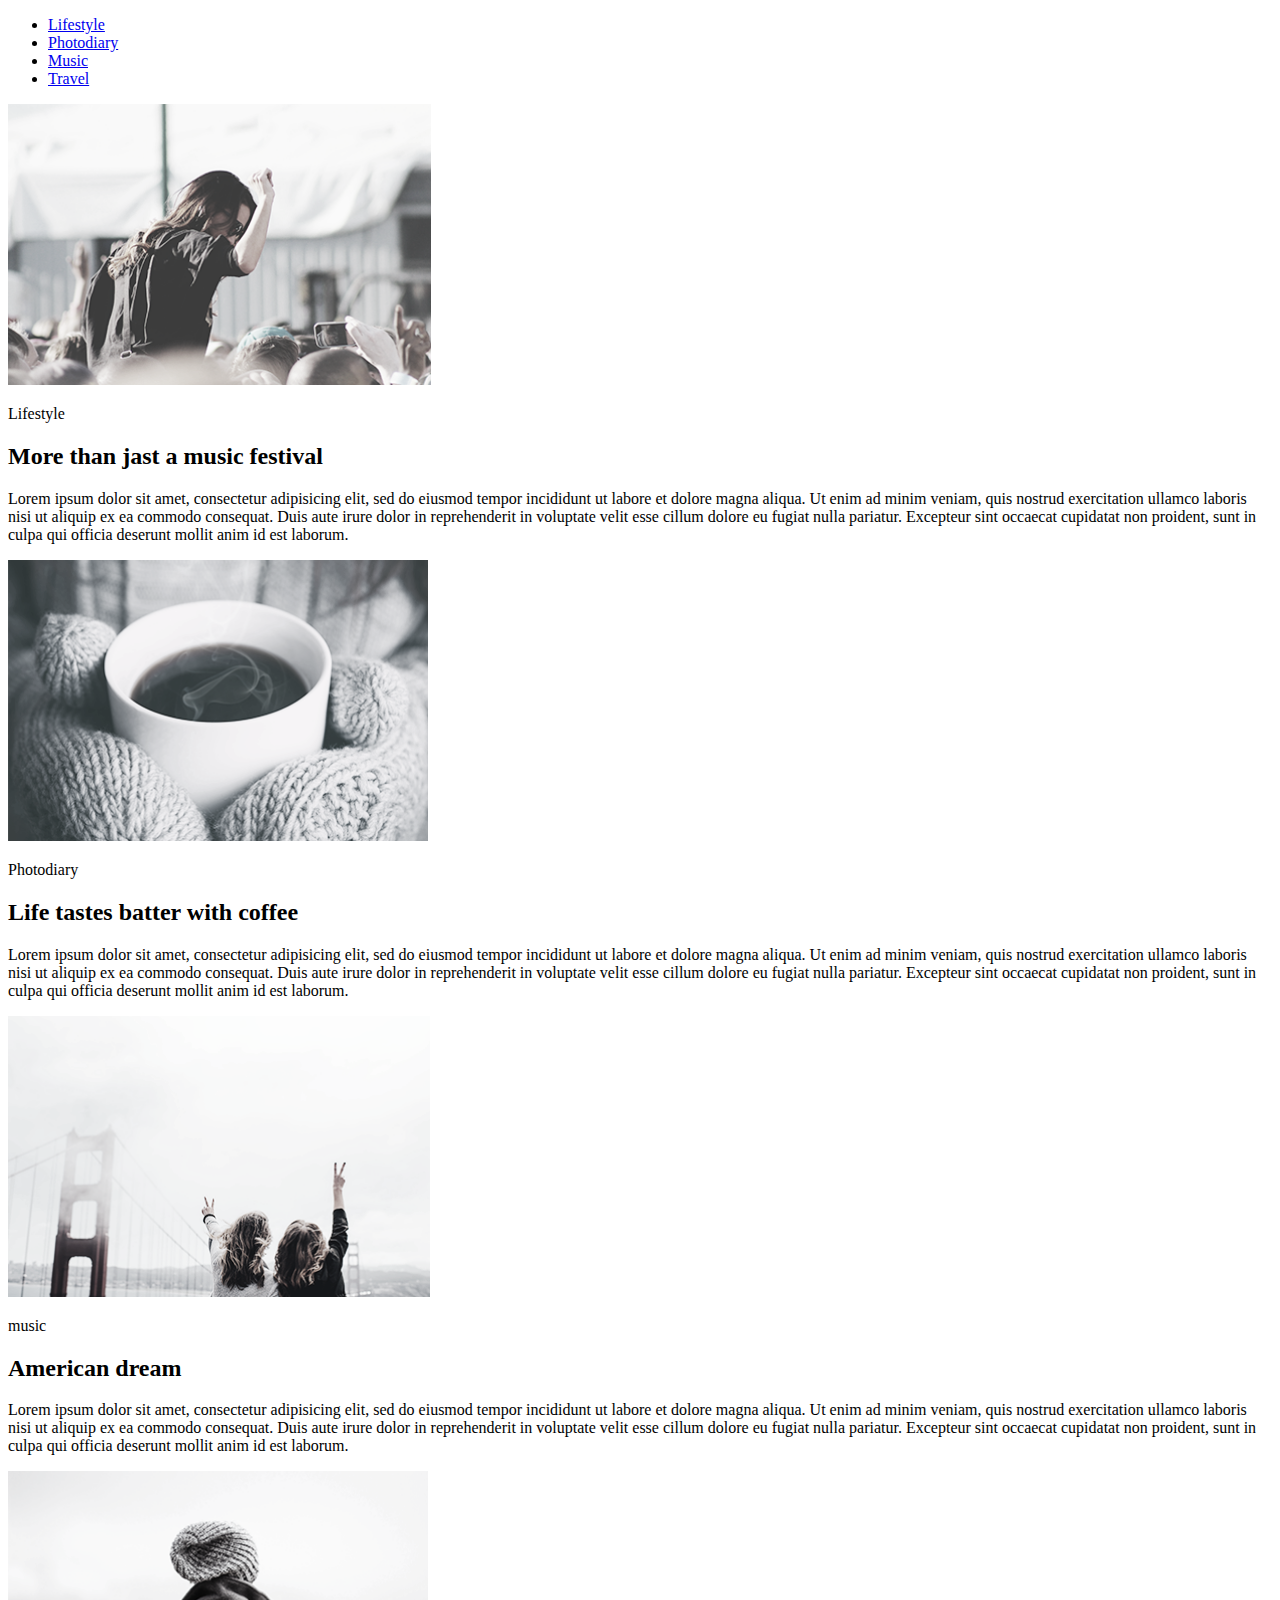
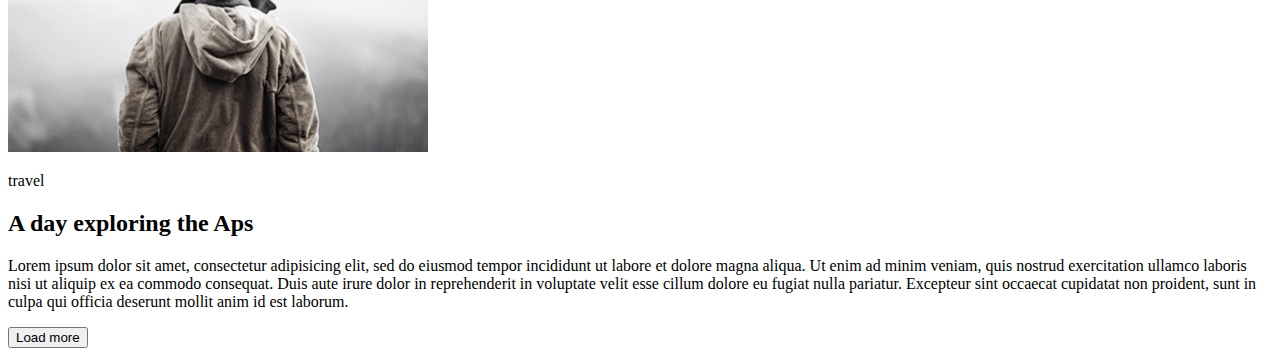
<file: module_1/index.html>
<!DOCTYPE html>
<html lang="en">
<head>
	<meta charset="UTF-8">
	<title>ДЗ</title>
</head>
<body>
	<header>
		<nav>
	<ul>
		<li>
			<a href="#lifestyle">Lifestyle</a>
		</li>
		<li>
			<a href="#photodiary">Photodiary</a>
		</li>
		<li>
			<a href="#music">Music</a>
		</li>
		<li>
			<a href="#travel">Travel</a>
		</li>
	</ul>
	</nav>
	</header>
	   <main>
	   	<section>
	   		<article>
	<img src="images/image1.png" alt="lifestyle" with="421" height="281">
	<p id="lifestyle">Lifestyle</p>
	<h2>More than jast a music festival</h2>
	<p>Lorem ipsum dolor sit amet, consectetur adipisicing elit, sed do eiusmod
	tempor incididunt ut labore et dolore magna aliqua. Ut enim ad minim veniam,
	quis nostrud exercitation ullamco laboris nisi ut aliquip ex ea commodo
	consequat. Duis aute irure dolor in reprehenderit in voluptate velit esse
	cillum dolore eu fugiat nulla pariatur. Excepteur sint occaecat cupidatat non
	proident, sunt in culpa qui officia deserunt mollit anim id est laborum.</p>
     </article>
      <article>
	<img src="images/image2.png"alt="photodiary" with="421" height="281">
	<p id="photodiary">Photodiary</p>
	<h2>Life tastes batter with coffee</h2>
	<p>Lorem ipsum dolor sit amet, consectetur adipisicing elit, sed do eiusmod
	tempor incididunt ut labore et dolore magna aliqua. Ut enim ad minim veniam,
	quis nostrud exercitation ullamco laboris nisi ut aliquip ex ea commodo
	consequat. Duis aute irure dolor in reprehenderit in voluptate velit esse
	cillum dolore eu fugiat nulla pariatur. Excepteur sint occaecat cupidatat non
	proident, sunt in culpa qui officia deserunt mollit anim id est laborum.</p>
	</article>
	<article>
		<img src="images/image3.png"alt="misic" with="421" height="281">
	<p id="music">music</p>
	<h2>American dream</h2>
	<p>Lorem ipsum dolor sit amet, consectetur adipisicing elit, sed do eiusmod
	tempor incididunt ut labore et dolore magna aliqua. Ut enim ad minim veniam,
	quis nostrud exercitation ullamco laboris nisi ut aliquip ex ea commodo
	consequat. Duis aute irure dolor in reprehenderit in voluptate velit esse
	cillum dolore eu fugiat nulla pariatur. Excepteur sint occaecat cupidatat non
	proident, sunt in culpa qui officia deserunt mollit anim id est laborum.</p>
	</article>
	<article>
		<img src="images/image4.png"alt="travel" with="421" height="281">
	<p id="travel">travel</p>
	<h2>A day exploring the Aps</h2>
	<p>Lorem ipsum dolor sit amet, consectetur adipisicing elit, sed do eiusmod
	tempor incididunt ut labore et dolore magna aliqua. Ut enim ad minim veniam,
	quis nostrud exercitation ullamco laboris nisi ut aliquip ex ea commodo
	consequat. Duis aute irure dolor in reprehenderit in voluptate velit esse
	cillum dolore eu fugiat nulla pariatur. Excepteur sint occaecat cupidatat non
	proident, sunt in culpa qui officia deserunt mollit anim id est laborum.</p>
</article>
<button>
	Load more </button>
	</section>
	</main>
</body>
</html>
</file>
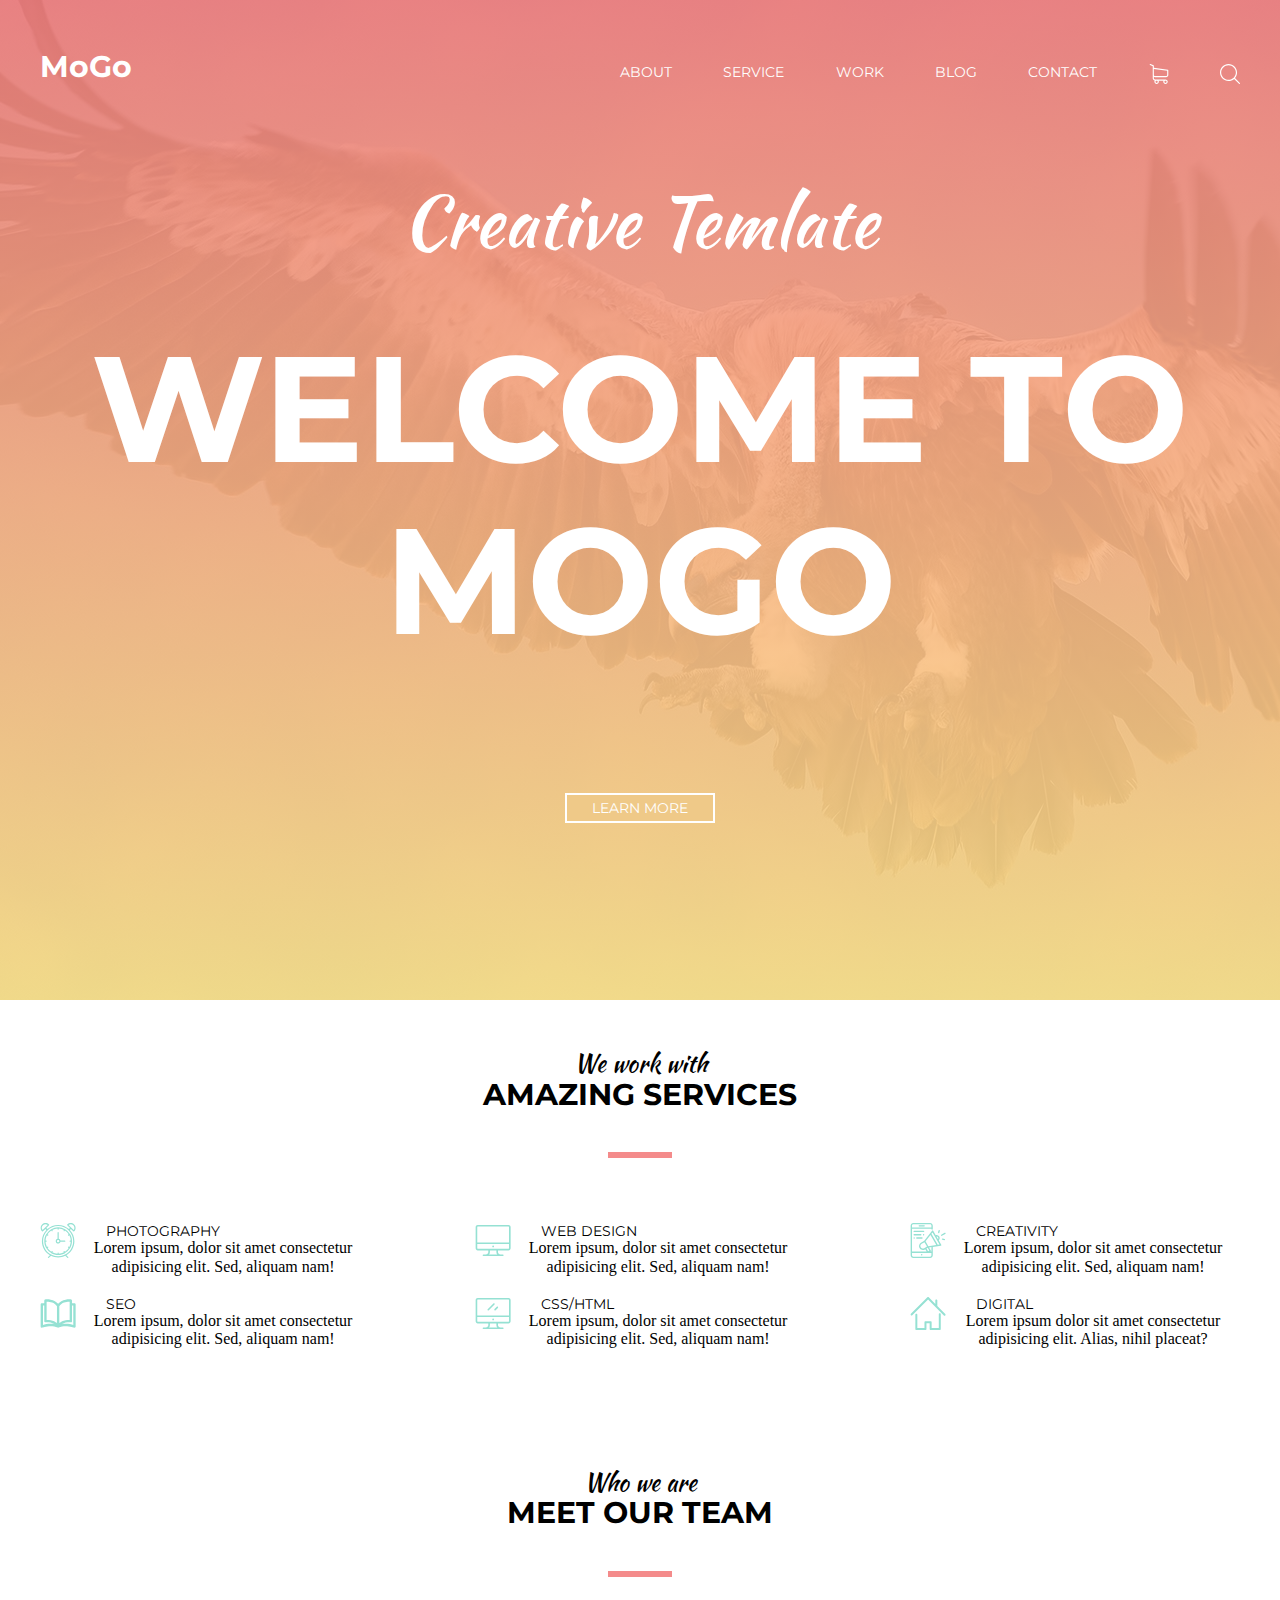
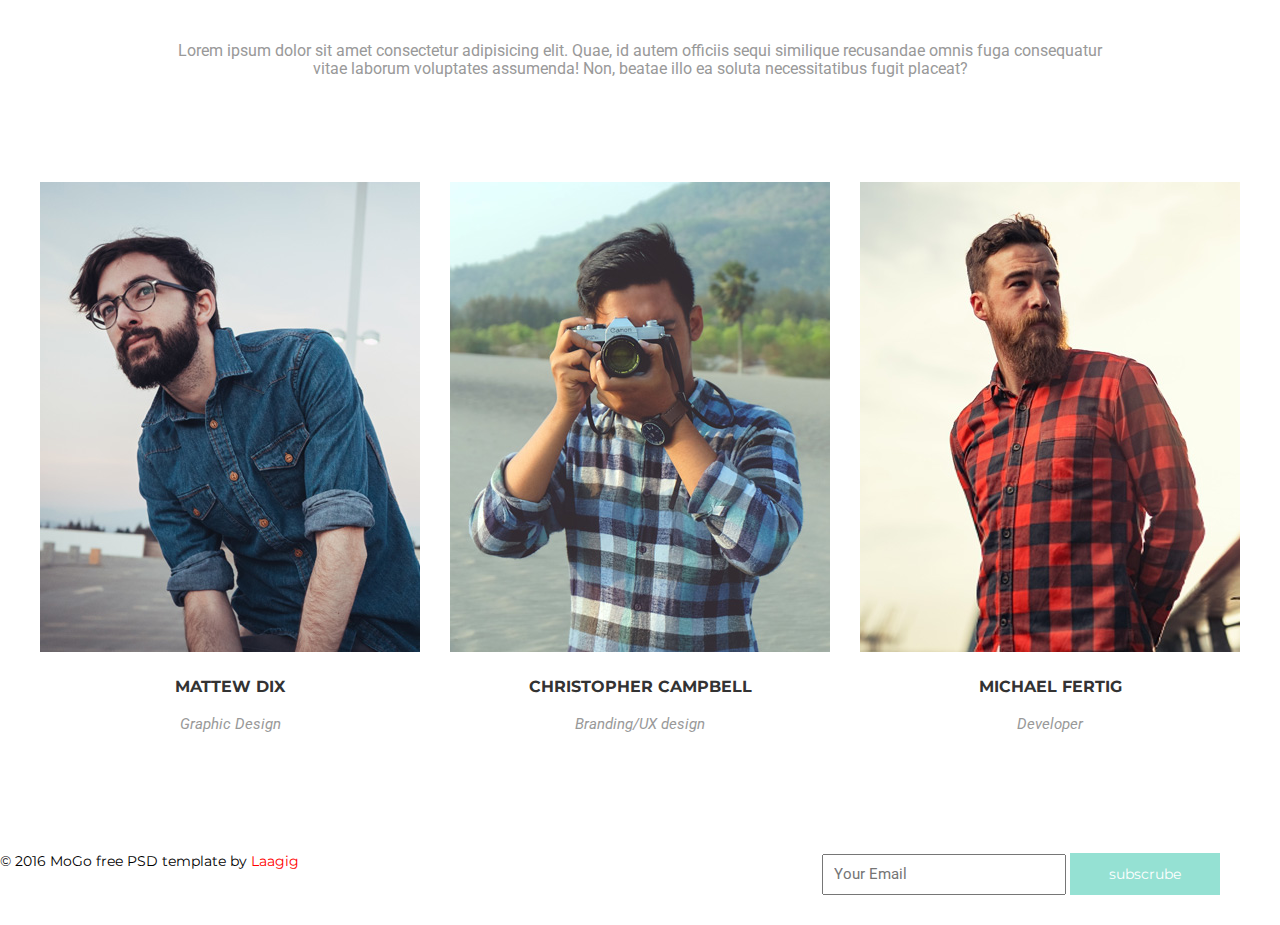
<file: module_10/index.html>
<!DOCTYPE html>
<html lang="en">

<head>
    <meta charset="UTF-8">
    <meta name="viewport" content="width=device-width, initial-scale=1.0">
    <meta http-equiv="X-UA-Compatible" content="ie=edge">
    <link rel="stylesheet" href="style.css">
    <link rel="stylesheet" href="normalize.css">
    <title>Modul 10</title>
</head>

<body>
    <header class="header container">
        <h1 class="logo">MoGo</h1>
        <nav class="menu">
            <ul class="menu_nav">
                <li class="menu_item"> <a class="menu_link" href="#">ABOUT</a></li>
                <li class="menu_item"> <a class="menu_link" href="#">SERVICE</a></li>
                <li class="menu_item"> <a class="menu_link" href="#">WORK</a></li>
                <li class="menu_item"> <a class="menu_link" href="#">BLOG</a></li>
                <li class="menu_item"> <a class="menu_link" href="#">CONTACT</a></li>
                <li class="menu_icon">
                    <a href="#">
                        <svg class="icon">
                            <use xlink:href="./images/sprite.svg#shopping-cart"></use>
                        </svg>
                    </a>
                </li>
                <li  class="menu_icon">
                    <a href="#">
                        <svg class="icon">
                            <use xlink:href="./images/sprite.svg#magnifying-glass"></use>
                        </svg>
                    </a>
                </li>
            </ul>
        </nav>
    </header>
    <main class="main_content">
        <section class="backgraunt">
            <p class=header_title>Creative Temlate</p>
            <p class=header_subtitle>WELCOME TO MOGO</p>
            <button class=header_button>LEARN MORE</button>
        </section>
        <section class="services container">
            <div class="section_titles">
                <p class="section_title">We work with</p>
                <h2 class="section_subtitle">AMAZING SERVICES</h2>
            </div>
            <ul class="services_list">
                <li class="services_item">
                    <svg>
                        <use href="./images/sprite.svg#alarm-clock"></use>
                    </svg>
                    <div class="services_block">
                        <p class="services_title">PHOTOGRAPHY</p>
                        <p class="box-2">Lorem ipsum, dolor sit amet consectetur adipisicing elit. Sed, aliquam nam!</p>
                    </div>
                </li>
                <li class="services_item">
                    <svg>
                        <use href="./images/sprite.svg#monitor"></use>
                    </svg>
                    <div class="services_block">
                        <p class="services_title">WEB DESIGN</p>
                        <p>Lorem ipsum, dolor sit amet consectetur adipisicing elit. Sed, aliquam nam!</p>
                    </div>
                </li>
                <li class="services_item">
                    <svg>
                        <use href="./images/sprite.svg#ascendant-bars-graphic"></use>
                    </svg>
                    <div class="services_block">
                        <p class="services_title">CREATIVITY</p>
                        <p>Lorem ipsum, dolor sit amet consectetur adipisicing elit. Sed, aliquam nam!</p>
                    </div>
                </li>
                <li class="services_item">
                    <svg>
                        <use href="./images/sprite.svg#open-book"></use>
                    </svg>
                    <div class="services_block">
                        <p class="services_title">SEO</p>
                        <p>Lorem ipsum, dolor sit amet consectetur adipisicing elit. Sed, aliquam nam!</p>
                    </div>
                </li>
                <li class="services_item">
                    <svg>
                        <use href="./images/sprite.svg#house-outline"></use>
                    </svg>
                    <div class="services_block">
                        <p class="services_title">CSS/HTML</p>
                        <p>Lorem ipsum, dolor sit amet consectetur adipisicing elit. Sed, aliquam nam!</p>
                    </div>
                </li>
                <li class="services_item">
                    <svg>
                        <use href="./images/sprite.svg#digital-marketing"></use>
                    </svg>
                    <div class="services_block">
                        <p class="services_title">DIGITAL</p>
                        <p>Lorem ipsum dolor sit amet consectetur adipisicing elit. Alias, nihil placeat?</p>
                    </div>
                </li>
            </ul>

        </section>
        <section class="team">
            <div class="section_titles">
                <p class="section_title">Who we are</p>
                <h2 class="section_subtitle">MEET OUR TEAM</h2>

            </div>
            <p class="text">Lorem ipsum dolor sit amet consectetur adipisicing elit. Quae, id autem officiis sequi
                similique recusandae omnis fuga consequatur vitae laborum voluptates assumenda! Non, beatae illo ea
                soluta necessitatibus fugit placeat?</p>
            <ul class="images container">
                <li class="images_item">
                    <div>
                        <div class="innerBox">
                            <img class="" src="images/Layer_1.jpg" alt="" width="380" height="470">
                            <div class="boxIcon">
                                <div class="icon">
                                    <div class="button">
                                        <a class="facebook box-icon" href="#"> <img src="images/facebook_1.png"
                                                alt=""></a>
                                        <a class="pinterest box-icon" href="#"> <img src="images/pinterest_3.png"
                                                alt=""></a>
                                        <a class="instagram box-icon" href="#"> <img src="images/instagram_4.png"
                                                alt=""></a>
                                        <a class="pinterest box-icon" href="#"> <img src="images/pinterest_3.png"
                                                alt=""></a>
                                    </div>
                                </div>
                            </div>

                        </div>
                    </div>
                    <div class="image_discr">
                        <h3>MATTEW DIX</h3>
                        <p>Graphic Design</p>
                    </div>
                    </div>
                </li>
                <li class="images_item">
                    <div>
                        <div class="innerBox">
                            <img class="" src="images/Layer_2.jpg" alt="" width="380" height="470">
                            <div class="boxIcon">
                                <div class="icon">
                                    <div class="button">
                                        <a class="facebook box-icon" href="#"> <img src="images/facebook_1.png"
                                                alt=""></a>
                                        <a class="pinterest box-icon" href="#"> <img src="images/pinterest_3.png"
                                                alt=""></a>
                                        <a class="instagram box-icon" href="#"> <img src="images/instagram_4.png"
                                                alt=""></a>
                                        <a class="pinterest box-icon" href="#"> <img src="images/pinterest_3.png"
                                                alt=""></a>
                                    </div>
                                </div>
                            </div>
                        </div>
                    </div>
                    <div class="image_discr">
                        <h3>CHRISTOPHER CAMPBELL</h3>
                        <p>Branding/UX design</p>
                    </div>
                </li>
                <li class="images_item">
                    <div>
                        <div class="innerBox">
                            <img class="" src="images/Layer_3.jpg" alt="" width="380" height="470">
                            <div class="boxIcon">
                                <div class="icon">
                                    <div class="button">
                                        <a class="facebook box-icon" href="#"> <img src="images/facebook_1.png"
                                                alt=""></a>
                                        <a class="pinterest box-icon" href="#"> <img src="images/pinterest_3.png"
                                                alt=""></a>
                                        <a class="instagram box-icon" href="#"> <img src="images/instagram_4.png"
                                                alt=""></a>
                                        <a class="pinterest box-icon" href="#"> <img src="images/pinterest_3.png"
                                                alt=""></a>
                                    </div>
                                </div>
                            </div>
                        </div>
                    </div>
                    <div class="image_discr">
                        <h3>MICHAEL FERTIG</h3>
                        <p>Developer</p>
                    </div>
                </li>
            </ul>
        </section>

    </main>
    <footer class=page_futter>
        <p class=>&copy; 2016 MoGo free PSD template by
            <span>Laagig
            </span>
        </p>
        <div class="button-1">
            <input class="input" type="text" placeholder="Your Email" />
            <button class="email">subscrube</button>
        </div>

    </footer>


</body>

</html>
</file>
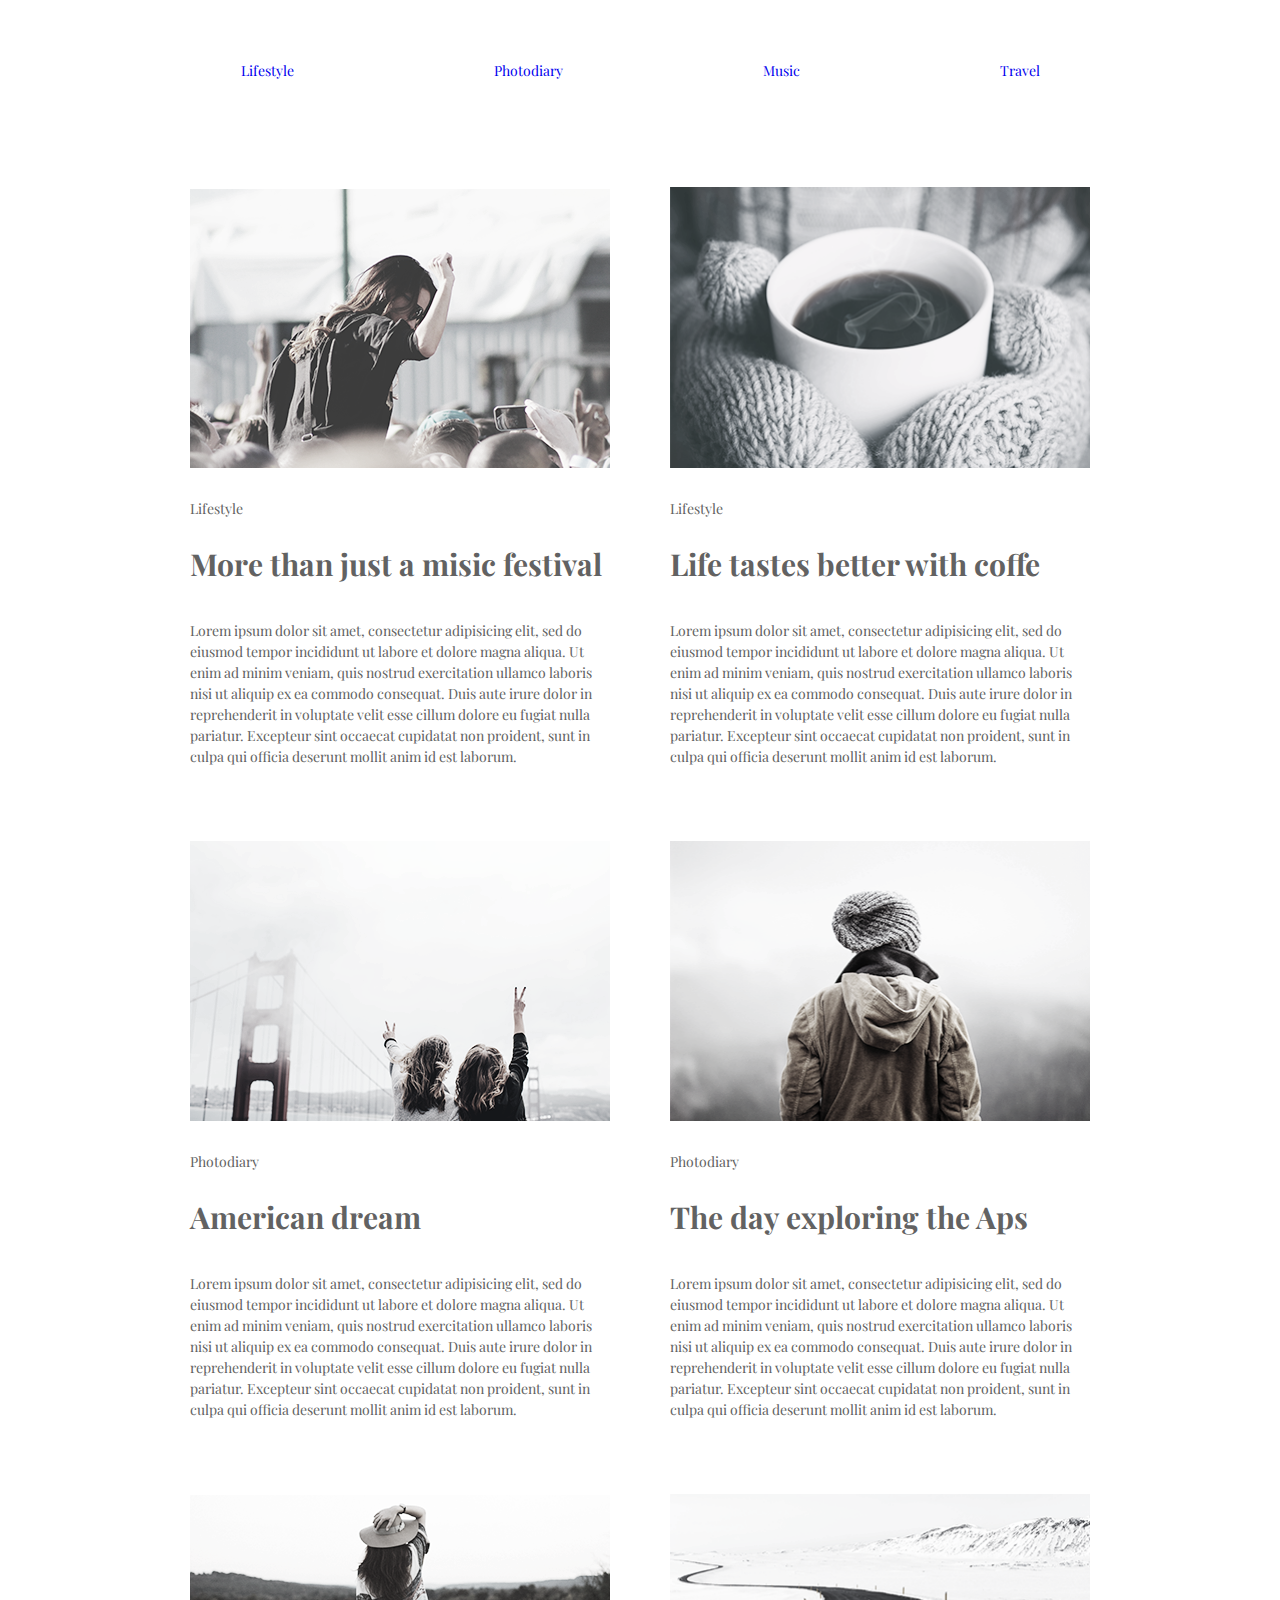
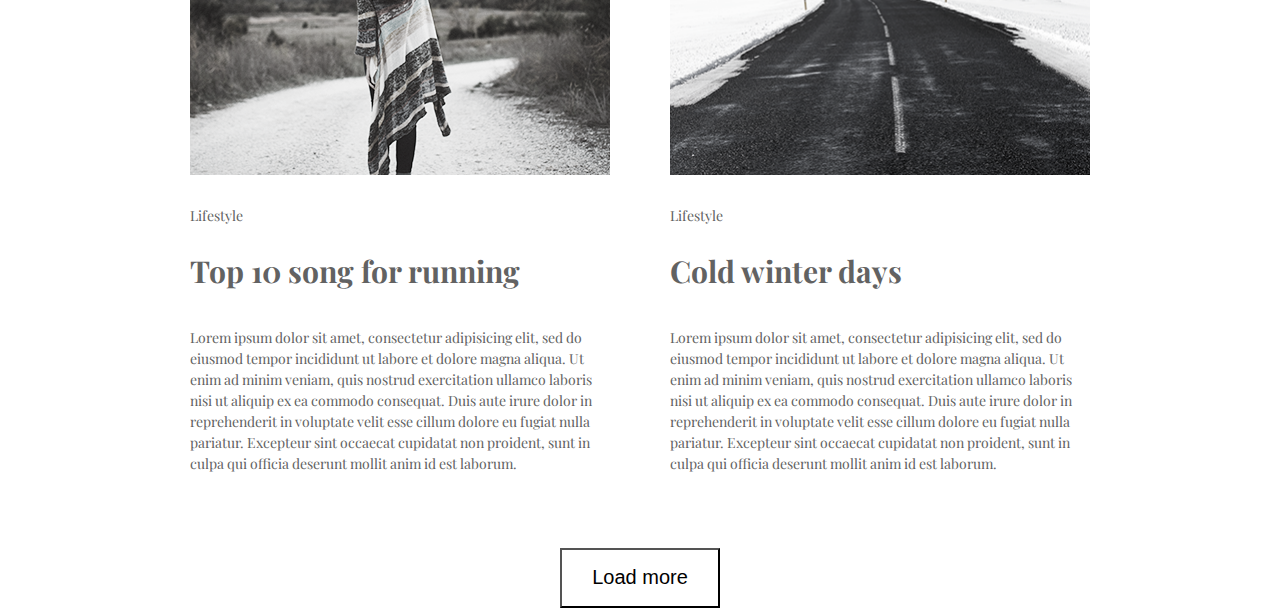
<file: module_3/index.html>
<!DOCTYPE html>
<html lang="en">
<head>
	<meta charset="UTF-8">
	<title>Document</title>
	<link href="https://fonts.googleapis.com/css?family=Playfair+Display|Ubuntu:300" rel="stylesheet">
	<link rel="stylesheet" type="text/css" href="./style/style.css">
</head>
<body>
	<div class="wrapper">
<header class="header">
	<nav class="main_menu">
	<ul class="list">
		<li class="list_item">
			<a href="#lifestyle"class="list_link">Lifestyle</a>
		</li>
		<li class="list_item">
			<a href="#photodiary"class="list_link">Photodiary</a>
		</li>
		<li class="list_item">
			<a href="#music"class="list_link">Music</a>
		</li>
		<li class="list_item">
			<a href="#travel"class="list_link">Travel</a>
		</li>
	</ul>
	</nav>
	</header>
</div>
<div class="wrapper">
			<main>
				<section class="content_menu">
			<article class="content">
				<img src="images/image1.png" width="420" height="279" class="img_content">
				<p class="menu_item">Lifestyle</p>
				<h2 class="title">More than just a misic festival</h2>
				<p class="description">Lorem ipsum dolor sit amet, consectetur adipisicing elit, sed do eiusmod
				tempor incididunt ut labore et dolore magna aliqua. Ut enim ad minim veniam,
				quis nostrud exercitation ullamco laboris nisi ut aliquip ex ea commodo
				consequat. Duis aute irure dolor in reprehenderit in voluptate velit esse
				cillum dolore eu fugiat nulla pariatur. Excepteur sint occaecat cupidatat non
				proident, sunt in culpa qui officia deserunt mollit anim id est laborum.</p>
			</article>
			<article class="content">
				<img src="images/image2.png" width="420" height="279" class="img_content">
				<p class="menu_item">Lifestyle</p>
				<h2 class="title">Life tastes better with coffe</h2>
				<p class="description">Lorem ipsum dolor sit amet, consectetur adipisicing elit, sed do eiusmod
				tempor incididunt ut labore et dolore magna aliqua. Ut enim ad minim veniam,
				quis nostrud exercitation ullamco laboris nisi ut aliquip ex ea commodo
				consequat. Duis aute irure dolor in reprehenderit in voluptate velit esse
				cillum dolore eu fugiat nulla pariatur. Excepteur sint occaecat cupidatat non
				proident, sunt in culpa qui officia deserunt mollit anim id est laborum.</p>
			</article>
			<article class="content">
				<img src="images/image3.png" width="420" height="279" class="img_content">
				<p class="menu_item">Photodiary</p>
				<h2 class="title">American dream</h2>
				<p class="description">Lorem ipsum dolor sit amet, consectetur adipisicing elit, sed do eiusmod
				tempor incididunt ut labore et dolore magna aliqua. Ut enim ad minim veniam,
				quis nostrud exercitation ullamco laboris nisi ut aliquip ex ea commodo
				consequat. Duis aute irure dolor in reprehenderit in voluptate velit esse
				cillum dolore eu fugiat nulla pariatur. Excepteur sint occaecat cupidatat non
				proident, sunt in culpa qui officia deserunt mollit anim id est laborum.</p>
			</article>
			<article class="content">
				<img src="images/image4.png" width="420" height="279" class="img_content">
				<p class="menu_item">Photodiary</p>
				<h2 class="title">The day exploring the Aps</h2>
				<p class="description">Lorem ipsum dolor sit amet, consectetur adipisicing elit, sed do eiusmod
				tempor incididunt ut labore et dolore magna aliqua. Ut enim ad minim veniam,
				quis nostrud exercitation ullamco laboris nisi ut aliquip ex ea commodo
				consequat. Duis aute irure dolor in reprehenderit in voluptate velit esse
				cillum dolore eu fugiat nulla pariatur. Excepteur sint occaecat cupidatat non
				proident, sunt in culpa qui officia deserunt mollit anim id est laborum.</p>
			</article>
			<article class="content">
				<img src="images/image5.png" width="420" height="279" class="img_content">
				<p class="menu_item">Lifestyle</p>
				<h2 class="title">Top 10 song for running</h2>
				<p class="description">Lorem ipsum dolor sit amet, consectetur adipisicing elit, sed do eiusmod
				tempor incididunt ut labore et dolore magna aliqua. Ut enim ad minim veniam,
				quis nostrud exercitation ullamco laboris nisi ut aliquip ex ea commodo
				consequat. Duis aute irure dolor in reprehenderit in voluptate velit esse
				cillum dolore eu fugiat nulla pariatur. Excepteur sint occaecat cupidatat non
				proident, sunt in culpa qui officia deserunt mollit anim id est laborum.</p>
			</article>
			<article class="content">
				<img src="images/image6.png" width="420" height="279" class="img_content">
				<p class="menu_item">Lifestyle</p>
				<h2 class="title">Cold winter days</h2>
				<p class="description">Lorem ipsum dolor sit amet, consectetur adipisicing elit, sed do eiusmod
				tempor incididunt ut labore et dolore magna aliqua. Ut enim ad minim veniam,
				quis nostrud exercitation ullamco laboris nisi ut aliquip ex ea commodo
				consequat. Duis aute irure dolor in reprehenderit in voluptate velit esse
				cillum dolore eu fugiat nulla pariatur. Excepteur sint occaecat cupidatat non
				proident, sunt in culpa qui officia deserunt mollit anim id est laborum.</p>
			</article>
	<button class="button_1">
	Load more </button>
	</section>
</div>
</main>
</body>
</html>
</file>
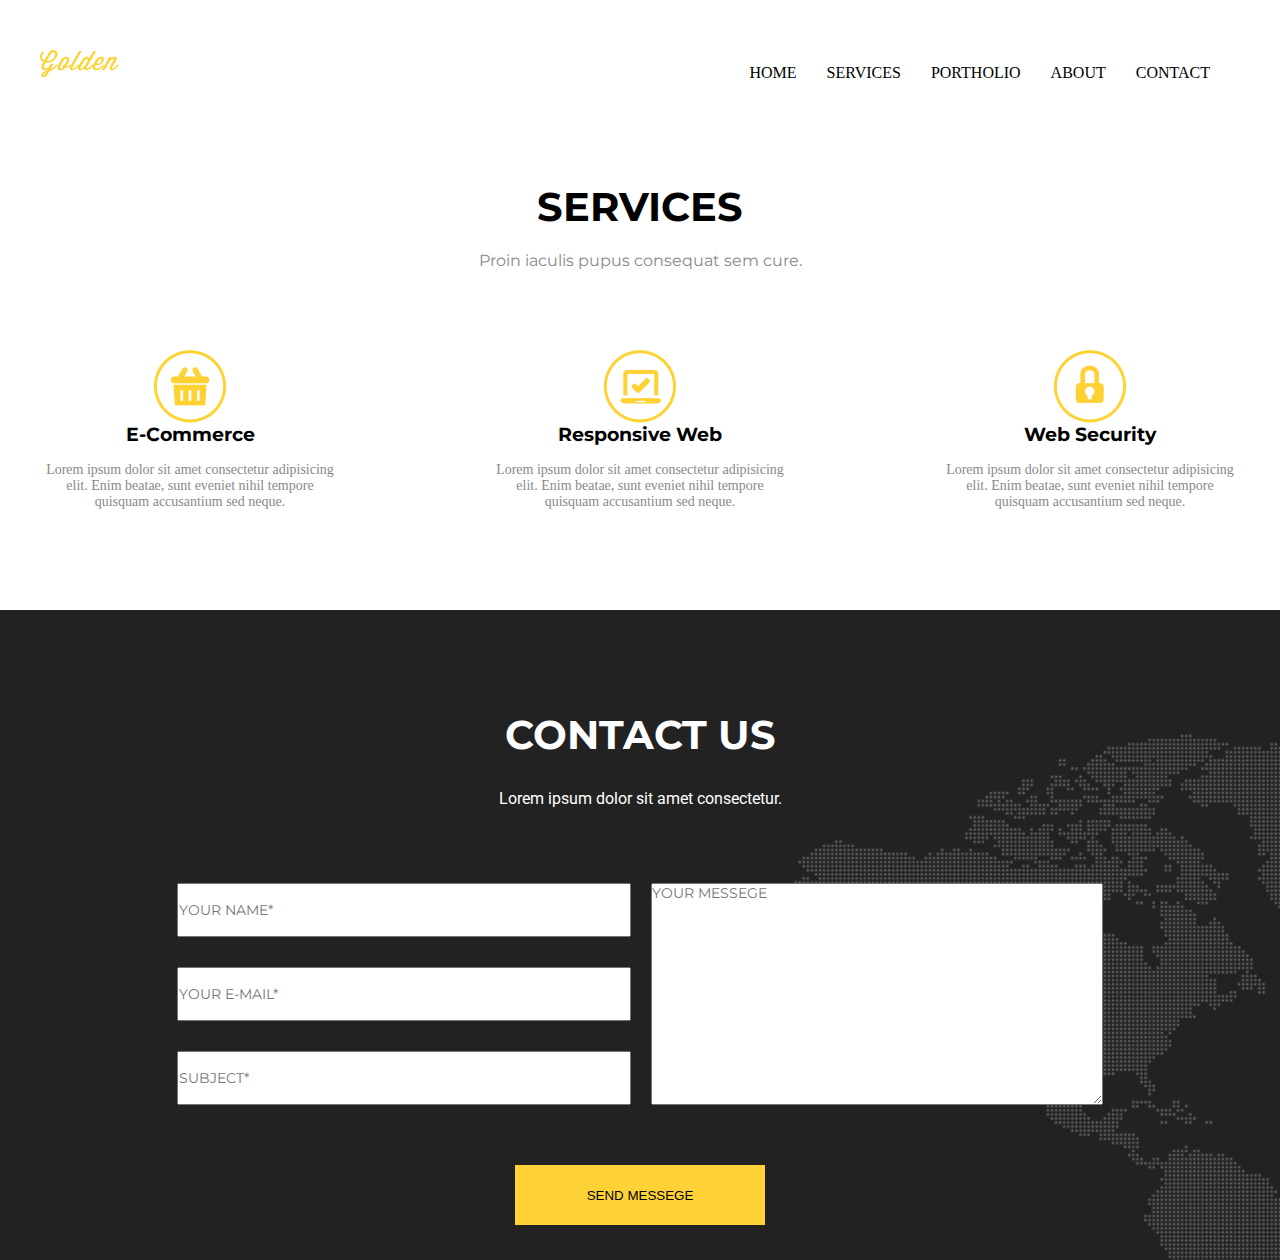
<file: module_7/index.html>
<!DOCTYPE html>
<html lang="en">
<head>
    <meta charset="UTF-8">
    <meta name="viewport" content="width=device-width, initial-scale=1.0">
    <meta http-equiv="X-UA-Compatible" content="ie=edge">
    <link rel="stylesheet" href="style.css">
    <title>Modul 7</title>
</head>
<body>
    <header class="header container">
        <img src="images/logo.png" alt=""> 
        <nav class="menu">
            <ul class="menu_list">
                <li class="list-1"><a href="#">HOME</a></li>
                <li class="list-1"><a href="#">SERVICES</a></li>
                <li class="list-1"><a href="#">PORTHOLIO</a></li>
                <li class="list-1"><a href="#">ABOUT</a></li>
                <li class="list-1"><a href="#">CONTACT</a></li>
            </ul>
        </nav>
    </header>
    <main class="main">
        <section class="section-1 container">
            <div class="box-1">
                <h2>SERVICES</h2>
                <p>Proin iaculis pupus consequat sem cure.</p>
            </div>
            <ul class="content-list">
                <li class="inner-box">
                    <img src="images/icon1.png" alt=""width="74px" height="73px">
                    <div class="image-text">
                        <h3>E-Commerce</h3>
                        <p>Lorem ipsum dolor sit amet consectetur adipisicing elit. 
                            Enim beatae, sunt eveniet nihil tempore quisquam accusantium sed neque.</p>

                    </div>
                </li>
                <li class="inner-box">
                            <img src="images/icon2.png" alt=""width="74px" height="73px">
                            <div class="image-text">
                                <h3>Responsive Web</h3>
                                <p>Lorem ipsum dolor sit amet consectetur adipisicing elit. 
                                    Enim beatae, sunt eveniet nihil tempore quisquam accusantium sed neque.</p>
        
                            </div>
                            </li>
                            <li class="inner-box">
                                    <img src="images/icon3.png" alt=""width="74px" height="73px">
                                    <div class="image-text">
                                        <h3>Web Security</h3>
                                        <p>Lorem ipsum dolor sit amet consectetur adipisicing elit. 
                                            Enim beatae, sunt eveniet nihil tempore quisquam accusantium sed neque.</p>
                
                                    </div>
                                    </li>
                
        
            </ul>

        </section>
        <section class="section-2">
<div class="content-2"> 
    <h2>CONTACT US</h2>
    <p class="text">Lorem ipsum dolor sit amet consectetur. </p>
</div>
<form action ="#" method = "get">
<div class="wrapper">
        <input type = "text"  class="text-input" name = "a" placeholder="YOUR NAME*">
            <input type = "text"  class="text-input" name = "a" placeholder="YOUR E-MAIL*">
            <input type = "text"  class="text-input" name = "a" placeholder="SUBJECT*">
        </div>
        
        <div class="wrapper-2">
                <textarea class="textarea-text" name = "atext" placeholder = "YOUR MESSEGE"></textarea>
            </div>
        </form>
        <input type="submit" value="SEND MESSEGE" id="sub_noname" class="submit" >
        </section>


</main>

</body>
</html>
</file>
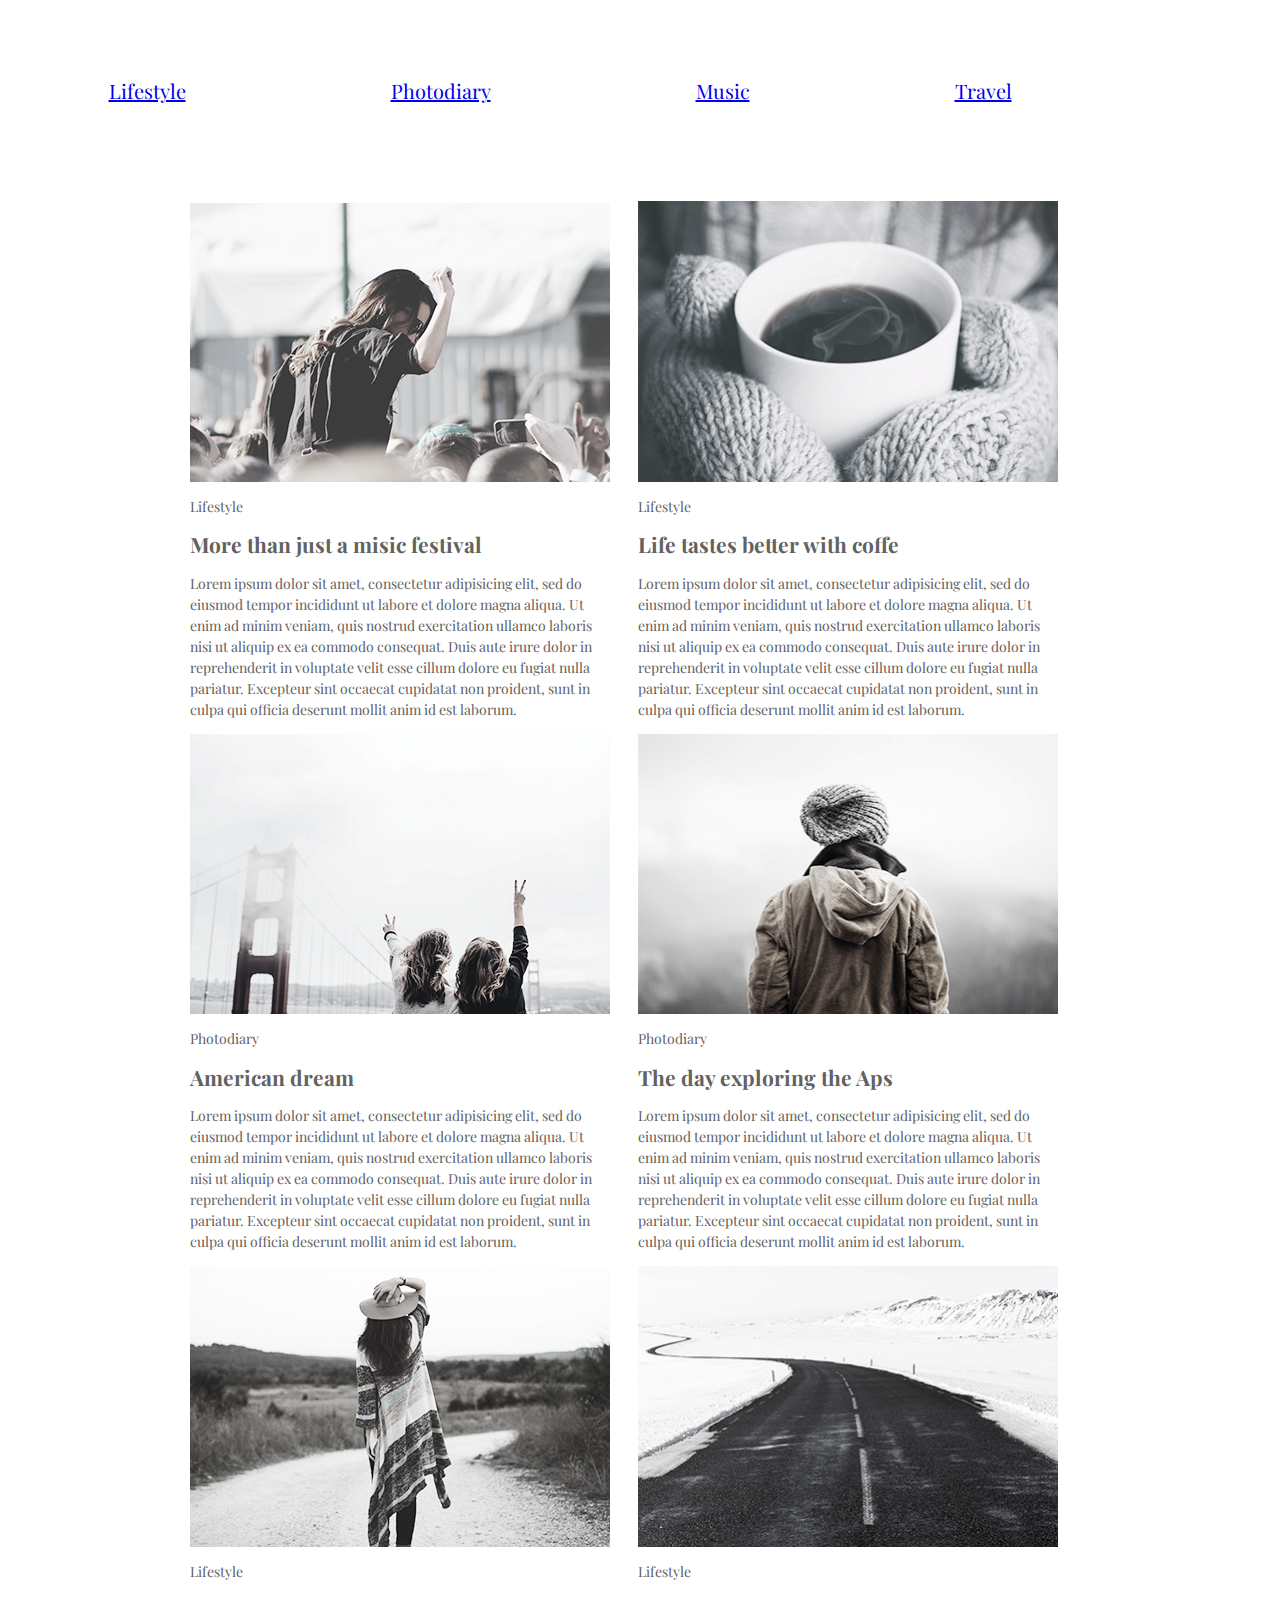
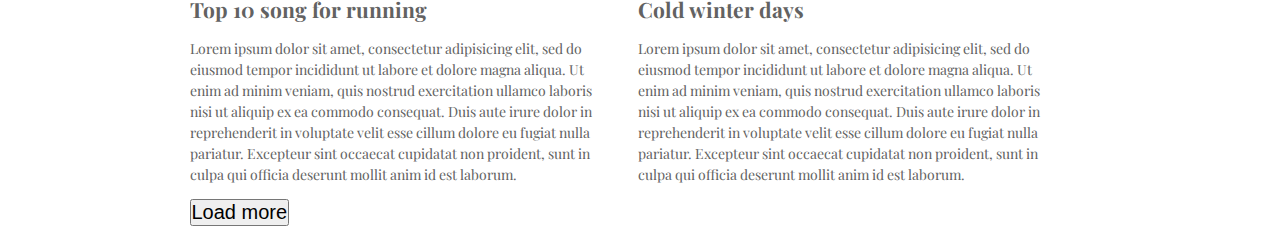
<file: module_3/hw_3/index.html>
<!DOCTYPE html>
<html lang="en">
<head>
	<meta charset="UTF-8">
	<title>Document</title>
	<link href="https://fonts.googleapis.com/css?family=Playfair+Display|Ubuntu:300" rel="stylesheet">
	<link rel="stylesheet" type="text/css" href="./style/style.css">
</head>
<body>
<header class="header">
	<nav class="main_menu">
	<ul class="list">
		<li class="list_item">
			<a href="#lifestyle"class="list_link">Lifestyle</a>
		</li>
		<li class="list_item">
			<a href="#photodiary"class="list_link">Photodiary</a>
		</li>
		<li class="list_item">
			<a href="#music"class="list_link">Music</a>
		</li>
		<li class="list_item">
			<a href="#travel"class="list_link">Travel</a>
		</li>
	</ul>
	</nav>
	</header>
			<main class="wrapper">
				<section class="content_menu">
			<article class="content">
				<img src="images/image1.png" width="420" height="279" class="img_content">
				<p class="menu_item">Lifestyle</p>
				<h2 class="title">More than just a misic festival</h2>
				<p class="description">Lorem ipsum dolor sit amet, consectetur adipisicing elit, sed do eiusmod
				tempor incididunt ut labore et dolore magna aliqua. Ut enim ad minim veniam,
				quis nostrud exercitation ullamco laboris nisi ut aliquip ex ea commodo
				consequat. Duis aute irure dolor in reprehenderit in voluptate velit esse
				cillum dolore eu fugiat nulla pariatur. Excepteur sint occaecat cupidatat non
				proident, sunt in culpa qui officia deserunt mollit anim id est laborum.</p>
			</article>
			<article class="content">
				<img src="images/image2.png" width="420" height="279" class="img_content">
				<p class="menu_item">Lifestyle</p>
				<h2 class="title">Life tastes better with coffe</h2>
				<p class="description">Lorem ipsum dolor sit amet, consectetur adipisicing elit, sed do eiusmod
				tempor incididunt ut labore et dolore magna aliqua. Ut enim ad minim veniam,
				quis nostrud exercitation ullamco laboris nisi ut aliquip ex ea commodo
				consequat. Duis aute irure dolor in reprehenderit in voluptate velit esse
				cillum dolore eu fugiat nulla pariatur. Excepteur sint occaecat cupidatat non
				proident, sunt in culpa qui officia deserunt mollit anim id est laborum.</p>
			</article>
			<article class="content">
				<img src="images/image3.png" width="420" height="279" class="img_content">
				<p class="menu_item">Photodiary</p>
				<h2 class="title">American dream</h2>
				<p class="description">Lorem ipsum dolor sit amet, consectetur adipisicing elit, sed do eiusmod
				tempor incididunt ut labore et dolore magna aliqua. Ut enim ad minim veniam,
				quis nostrud exercitation ullamco laboris nisi ut aliquip ex ea commodo
				consequat. Duis aute irure dolor in reprehenderit in voluptate velit esse
				cillum dolore eu fugiat nulla pariatur. Excepteur sint occaecat cupidatat non
				proident, sunt in culpa qui officia deserunt mollit anim id est laborum.</p>
			</article>
			<article class="content">
				<img src="images/image4.png" width="420" height="279" class="img_content">
				<p class="menu_item">Photodiary</p>
				<h2 class="title">The day exploring the Aps</h2>
				<p class="description">Lorem ipsum dolor sit amet, consectetur adipisicing elit, sed do eiusmod
				tempor incididunt ut labore et dolore magna aliqua. Ut enim ad minim veniam,
				quis nostrud exercitation ullamco laboris nisi ut aliquip ex ea commodo
				consequat. Duis aute irure dolor in reprehenderit in voluptate velit esse
				cillum dolore eu fugiat nulla pariatur. Excepteur sint occaecat cupidatat non
				proident, sunt in culpa qui officia deserunt mollit anim id est laborum.</p>
			</article>
			<article class="content">
				<img src="images/image5.png" width="420" height="279" class="img_content">
				<p class="menu_item">Lifestyle</p>
				<h2 class="title">Top 10 song for running</h2>
				<p class="description">Lorem ipsum dolor sit amet, consectetur adipisicing elit, sed do eiusmod
				tempor incididunt ut labore et dolore magna aliqua. Ut enim ad minim veniam,
				quis nostrud exercitation ullamco laboris nisi ut aliquip ex ea commodo
				consequat. Duis aute irure dolor in reprehenderit in voluptate velit esse
				cillum dolore eu fugiat nulla pariatur. Excepteur sint occaecat cupidatat non
				proident, sunt in culpa qui officia deserunt mollit anim id est laborum.</p>
			</article>
			<article class="content">
				<img src="images/image6.png" width="420" height="279" class="img_content">
				<p class="menu_item">Lifestyle</p>
				<h2 class="title">Cold winter days</h2>
				<p class="description">Lorem ipsum dolor sit amet, consectetur adipisicing elit, sed do eiusmod
				tempor incididunt ut labore et dolore magna aliqua. Ut enim ad minim veniam,
				quis nostrud exercitation ullamco laboris nisi ut aliquip ex ea commodo
				consequat. Duis aute irure dolor in reprehenderit in voluptate velit esse
				cillum dolore eu fugiat nulla pariatur. Excepteur sint occaecat cupidatat non
				proident, sunt in culpa qui officia deserunt mollit anim id est laborum.</p>
			</article>
	<button class="button">
	Load more </button>
	</section>
</main>
</body>
</html>
</file>
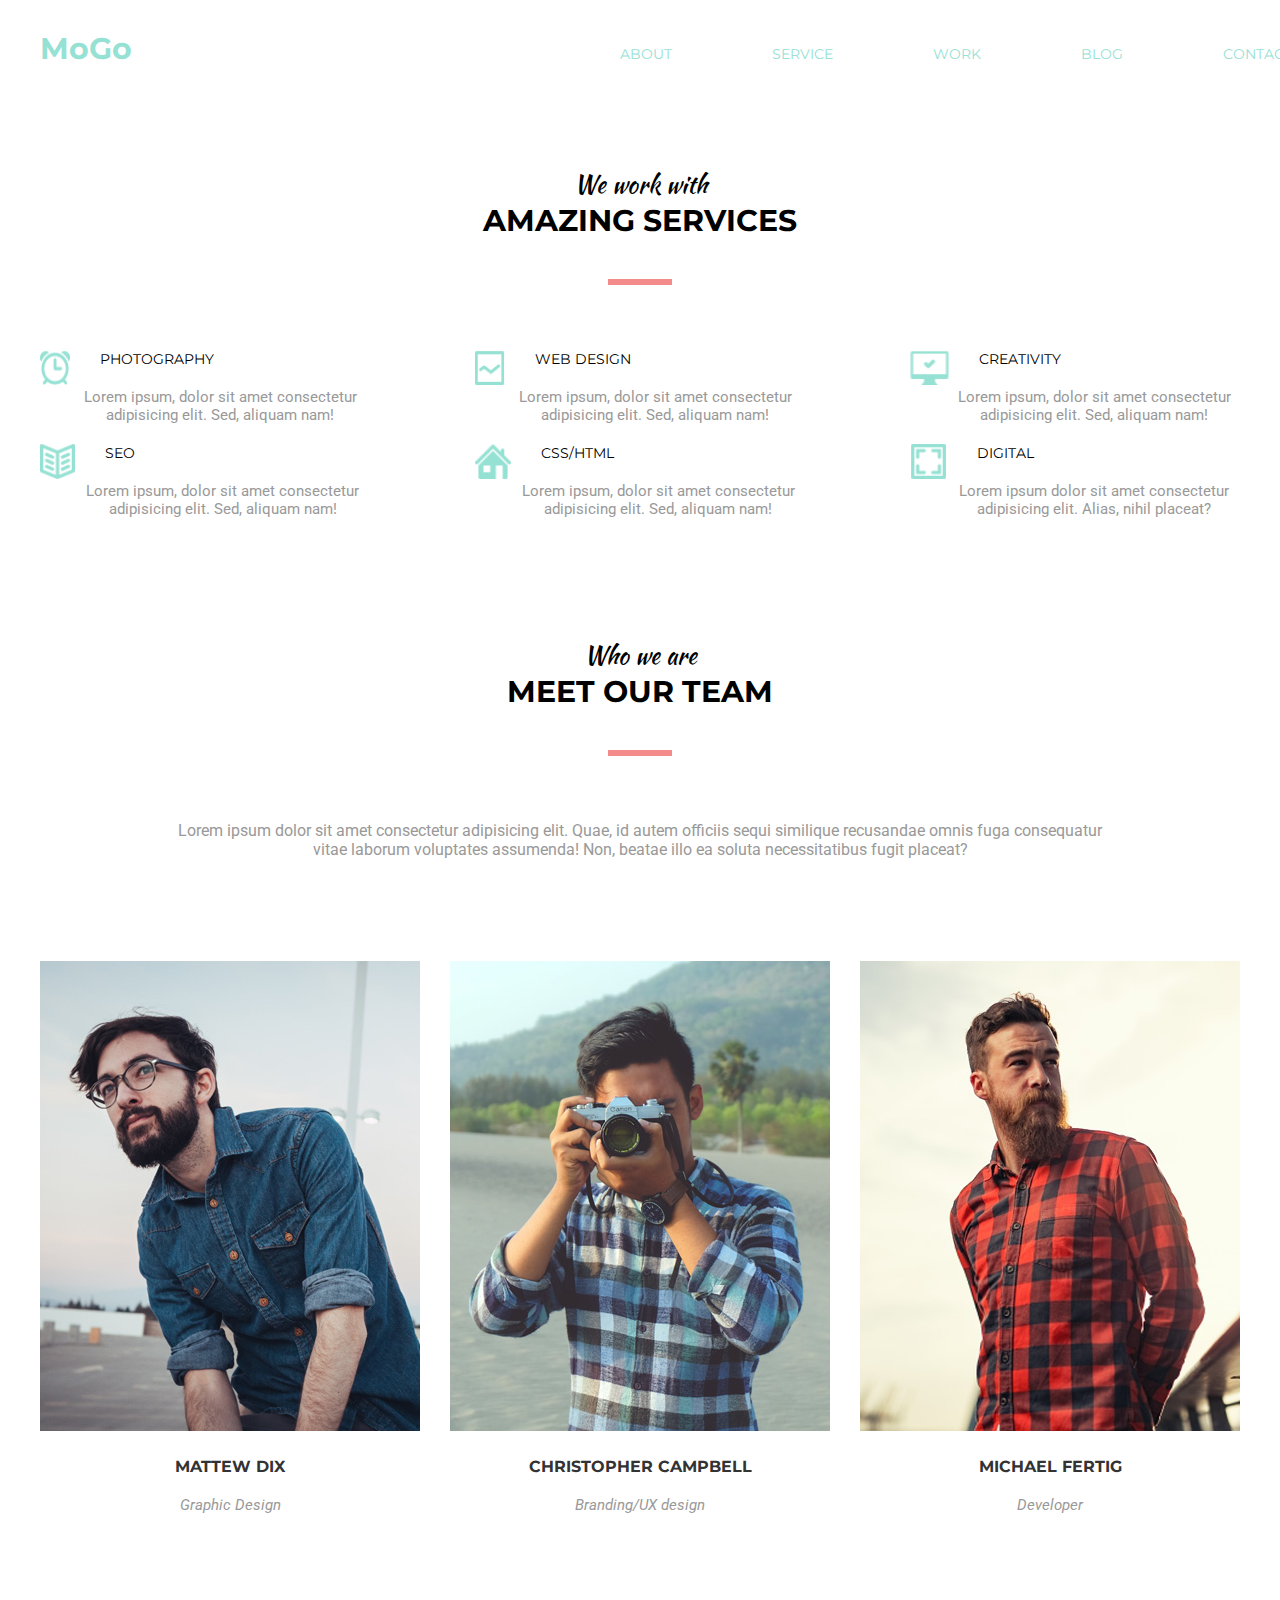
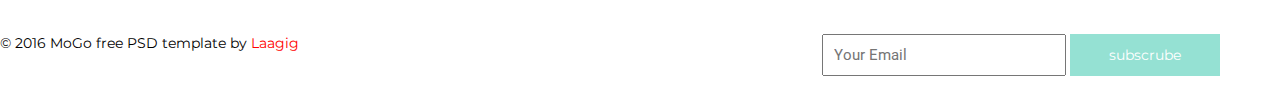
<file: module_6/hw/index.html>
<!DOCTYPE html>
<html lang="en">

<head>
    <meta charset="UTF-8">
    <meta name="viewport" content="width=device-width, initial-scale=1.0">
    <meta http-equiv="X-UA-Compatible" content="ie=edge">
    <link rel="stylesheet" href="style.css">
    <title>Modul 6</title>
</head>

<body>
    <header class="header container">
        <h1 class="logo">MoGo</h1>
        <nav class="menu">
            <ul class="menu_nav">
                <li class="list"> <a class="list-1" href="#">ABOUT</a></li>
                <li class="list"> <a class="list-1" href="#">SERVICE</a></li>
                <li class="list"> <a class="list-1" href="#">WORK</a></li>
                <li class="list"> <a class="list-1" href="#">BLOG</a></li>
                <li class="list"> <a class="list-1" href="#">CONTACT</a></li>
            </ul>
        </nav>
    </header>
    <main class="main_content">
        <section class="services container">
            <div class="title_wrapper">
                <p class="work">We work with</p>
                <h2>AMAZING SERVICES</h2>
            </div>
            <ul class="content_list">
                <li class="content-1">
                    <img class="images_content" src="images/ALARM_1.png" alt="" width="30px" height="30px">
                    <div class="text_content">
                        <p class="box-1">PHOTOGRAPHY</p>
                        <p class="box-2">Lorem ipsum, dolor sit amet consectetur adipisicing elit. Sed, aliquam nam!</p>
                    </div>
                </li>
                <li class="content-1">
                    <img class="images_content" src="images/LINE GRAPH_2.png" alt="" width="30px" height="30px">
                    <div class="text_content">
                        <p class="box-1">WEB DESIGN</p>
                        <p>Lorem ipsum, dolor sit amet consectetur adipisicing elit. Sed, aliquam nam!</p>
                    </div>
                </li>
                <li class="content-1">
                    <img class="images_content" src="images/COMPUTER _ OK_3.png" alt="" width="" height="">
                    <div class="text_content">
                        <p class="box-1">CREATIVITY</p>
                        <p>Lorem ipsum, dolor sit amet consectetur adipisicing elit. Sed, aliquam nam!</p>
                    </div>
                </li>
                <li class="content-1">
                        <img class="images_content" src="images/BOOK_4.png" alt="" width="" height="">
                    <div class="text_content">
                        <p class="box-1">SEO</p>
                        <p>Lorem ipsum, dolor sit amet consectetur adipisicing elit. Sed, aliquam nam!</p>
                    </div>
                </li>
                <li class="content-1">
                    <img class="images_content" src="images/HOME_5.png" alt="" width="" height="">
                    <div class="text_content">
                        <p class="box-1">CSS/HTML</p>
                        <p>Lorem ipsum, dolor sit amet consectetur adipisicing elit. Sed, aliquam nam!</p>
                    </div>
                </li>
                <li class="content-1">
                    <img class="images_content" src="images/IMAGE_6.png" alt="" width="" height="">
                    <div class="text_content">
                        <p class="box-1">DIGITAL</p>
                        <p>Lorem ipsum dolor sit amet consectetur adipisicing elit. Alias, nihil placeat?</p>
                    </div>
                </li>
            </ul>
            
        </section>
        <section class="team">
            <div class="title_wrapper">
                <p class="work">Who we are</p>
                <h2>MEET OUR TEAM</h2>
                
            </div>
            <p class="text">Lorem ipsum dolor sit amet consectetur adipisicing elit. Quae, id autem officiis sequi
                similique recusandae omnis fuga consequatur vitae laborum voluptates assumenda! Non, beatae illo ea
                soluta necessitatibus fugit placeat?</p>
                <ul class="images container">
                    <li class="images_item">
                        <div>
                            <div class="innerBox">
                                <img class="" src="images/Layer_1.jpg" alt="" width="380" height="470">
                                <div class="boxIcon">
                                    <div class="icon">
                                        <div class="button">
                                            <a class="facebook box-icon" href="#"> <img src="images/facebook_1.png" alt="" ></a>
                                            <a class="pinterest box-icon" href="#"> <img src="images/pinterest_3.png" alt=""></a>
                                            <a class="instagram box-icon" href="#"> <img  src="images/instagram_4.png" alt=""></a>
                                            <a class="pinterest box-icon" href="#"> <img src="images/pinterest_3.png" alt=""></a>
                                        </div>
                                    </div>
                                </div>

                            </div>
                        </div>
                        <div class="info_team">
                        <h3>MATTEW DIX</h3>
                        <p>Graphic Design</p>
                    </div>
                    </div>
                </li>
                <li class="images_item">
                    <div>
                            <div class="innerBox">
                        <img class="" src="images/Layer_2.jpg" alt="" width="380" height="470">
                        <div class="boxIcon">
                        <div class="icon">
                        <div class="button">
                                <a class="facebook box-icon" href="#"> <img src="images/facebook_1.png" alt="" ></a>
                                <a class="pinterest box-icon" href="#"> <img src="images/pinterest_3.png" alt=""></a>
                                <a class="instagram box-icon" href="#"> <img  src="images/instagram_4.png" alt=""></a>
                                <a class="pinterest box-icon" href="#"> <img src="images/pinterest_3.png" alt=""></a>
                        </div>
                        </div>
                    </div>
                    </div>
                    </div>
                        <div class="info_team">
                                <h3>CHRISTOPHER CAMPBELL</h3>
                                <p>Branding/UX design</p>
                    </div>
                </li>
                <li class="images_item">
                        <div>
                                <div class="innerBox">
                            <img class="" src="images/Layer_3.jpg" alt="" width="380" height="470">
                            <div class="boxIcon">
                            <div class="icon">
                            <div class="button">
                                    <a class="facebook box-icon" href="#"> <img src="images/facebook_1.png" alt="" ></a>
                                    <a class="pinterest box-icon" href="#"> <img src="images/pinterest_3.png" alt=""></a>
                                    <a class="instagram box-icon" href="#"> <img  src="images/instagram_4.png" alt=""></a>
                                    <a class="pinterest box-icon" href="#"> <img src="images/pinterest_3.png" alt=""></a>
                            </div>
                            </div>
                        </div>
                        </div>
                        </div>
                        <div class="info_team">
                                <h3>MICHAEL FERTIG</h3>
                                <p>Developer</p>
                    </div> 
                </li>
            </ul>
        </section>

    </main>
    <footer class=page_futter>
        <p class=>&copy; 2016 MoGo free PSD template by
            <span>Laagig
            </span>
        </p>
        <div class="button-1">
            <input  class="email" type="text" placeholder="Your Email" / >
            <button class="email" >subscrube</button>
        </div>

    </footer>


</body>

</html>
</file>
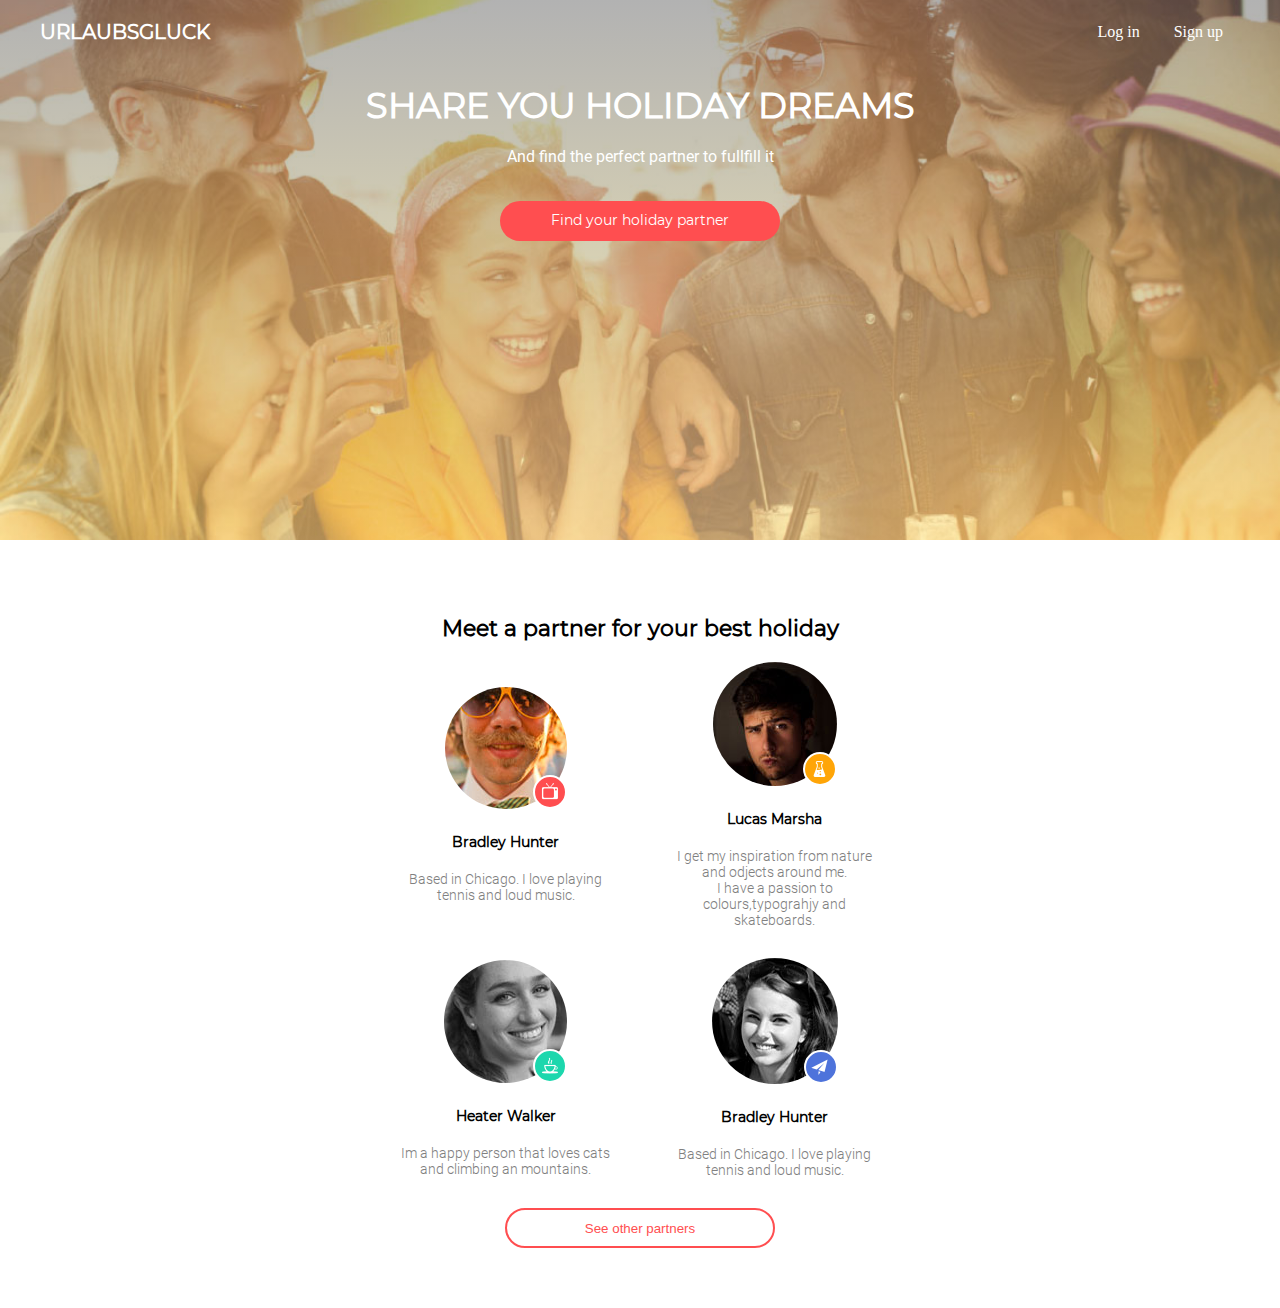
<file: module_8/hw/index.html>
<!DOCTYPE html>
<html lang="en">
  <head>
    <meta charset="UTF-8" />
    <meta name="viewport" content="width=device-width, initial-scale=1.0" />
    <meta http-equiv="X-UA-Compatible" content="ie=edge" />
    <link rel="stylesheet" href="./css/style.css" />
    <title>Module 8 HW</title>
  </head>
  <body>
    <!-- HEADER -->
    <div class="wrapper_slider">
      <div class="wrapper">
        <header class="header">
          <nav class="nav">
            <ul class="nav_ul">
              <li class="nav_li">
                <a href="#" class="nav_a">Log in</a>
              </li>
              <li class="nav_li">
                <a href="#" class="nav_a">Sign up</a>
              </li>
            </ul>
          </nav>
          <a class="logo" href="#">URLAUBSGLUCK</a>
        </header>
        
        <h2 class="h2">SHARE YOU HOLIDAY DREAMS</h2>
        <p class="header_p">
          And find the perfect partner to fullfill it
        </p>
         <!-- <button class="header_button"> -->
            <a href="#" class="header_button"> Find your holiday partner</a>
        <!-- </button>  -->
      </div>
    </div>
    <!-- MAIN -->
    <main class="main wrapper">
      <section class="partner">
        <h2 class="partner_h2">
          Meet a partner for your best holiday
        </h2>
        <ul class="partner_ul">
          <li class="partner_li">
            <div class="img_wrapper patner_img_icon_1">
              <img
                src="images/partner_1.jpg"
                alt="чувачек"
                class="partner_img partner_1"
              />
            </div>
            <h3 class="partner_h3">
              Bradley Hunter
            </h3>
            <p class="partner_p">
              Based in Chicago. I love playing tennis and loud music.
            </p>
          </li>
          <li class="partner_li">
            <div class="img_wrapper patner_img_icon_2">
              <img
                src="images/partner_2.jpg"
                alt="чувачек"
                class="partner_img partner_1"
              />
            </div>
            <h3 class="partner_h3">
              Lucas Marsha 
            </h3>
            <p class="partner_p">
              I get my inspiration from nature and odjects around me.<br> I have a passion to colours,typograhjy and skateboards.
            </p>
          </li>
          <li class="partner_li">
            <div class="img_wrapper patner_img_icon_3">
              <img
                src="images/partner_3.jpg"
                alt="чувачек"
                class="partner_img partner_1"
              />
            </div>
            <h3 class="partner_h3">
              Heater Walker
            </h3>
            <p class="partner_p">
              Im a happy person that loves cats and climbing an mountains.
            </p>
          </li>
          <li class="partner_li">
            <div class="img_wrapper patner_img_icon_4">
              <img
                src="images/partner_4.jpg"
                alt="чувачек"
                class="partner_img partner_1"
              />
            </div>
            <h3 class="partner_h3">
              Bradley Hunter
            </h3>
            <p class="partner_p">
              Based in Chicago. I love playing tennis and loud music.
            </p>
          </li>
        </ul>
        <button class="partner_button">See other partners</button>
      </section>
    </main>
  </body>
</html>
</file>
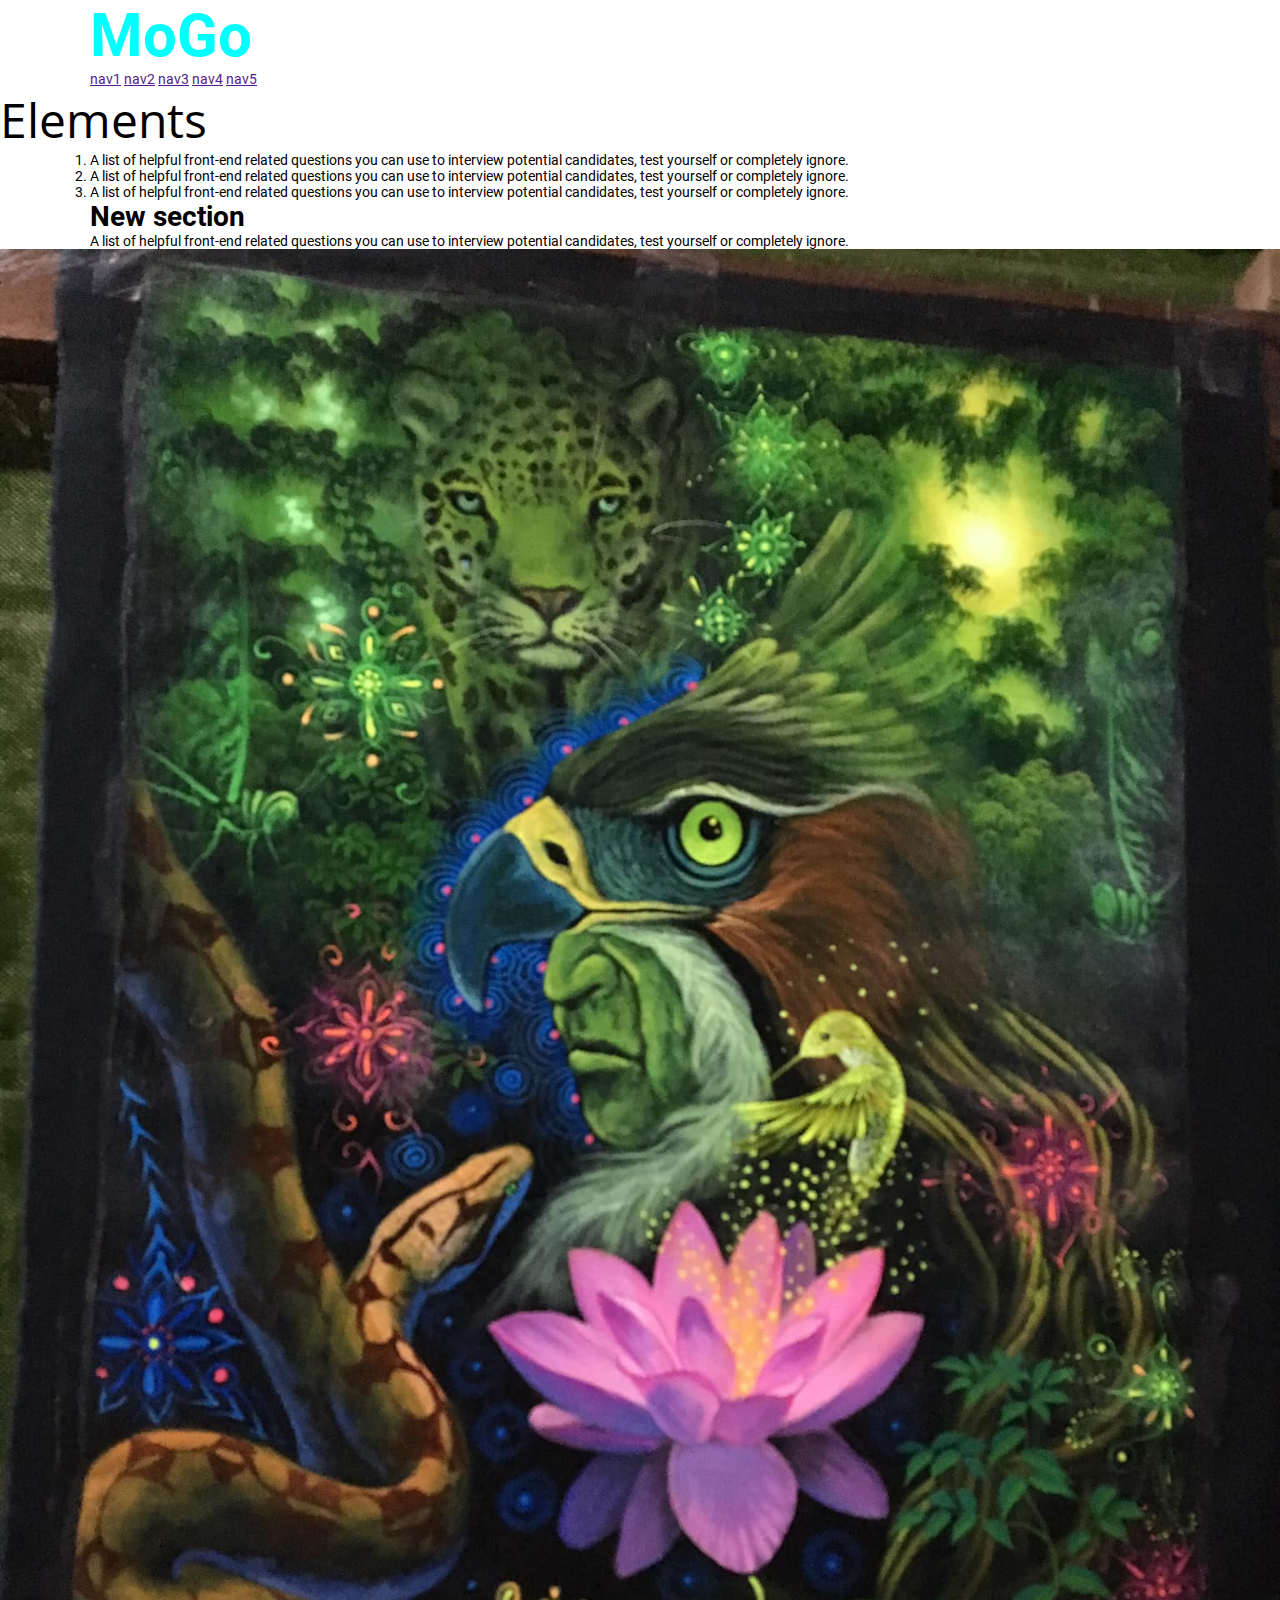
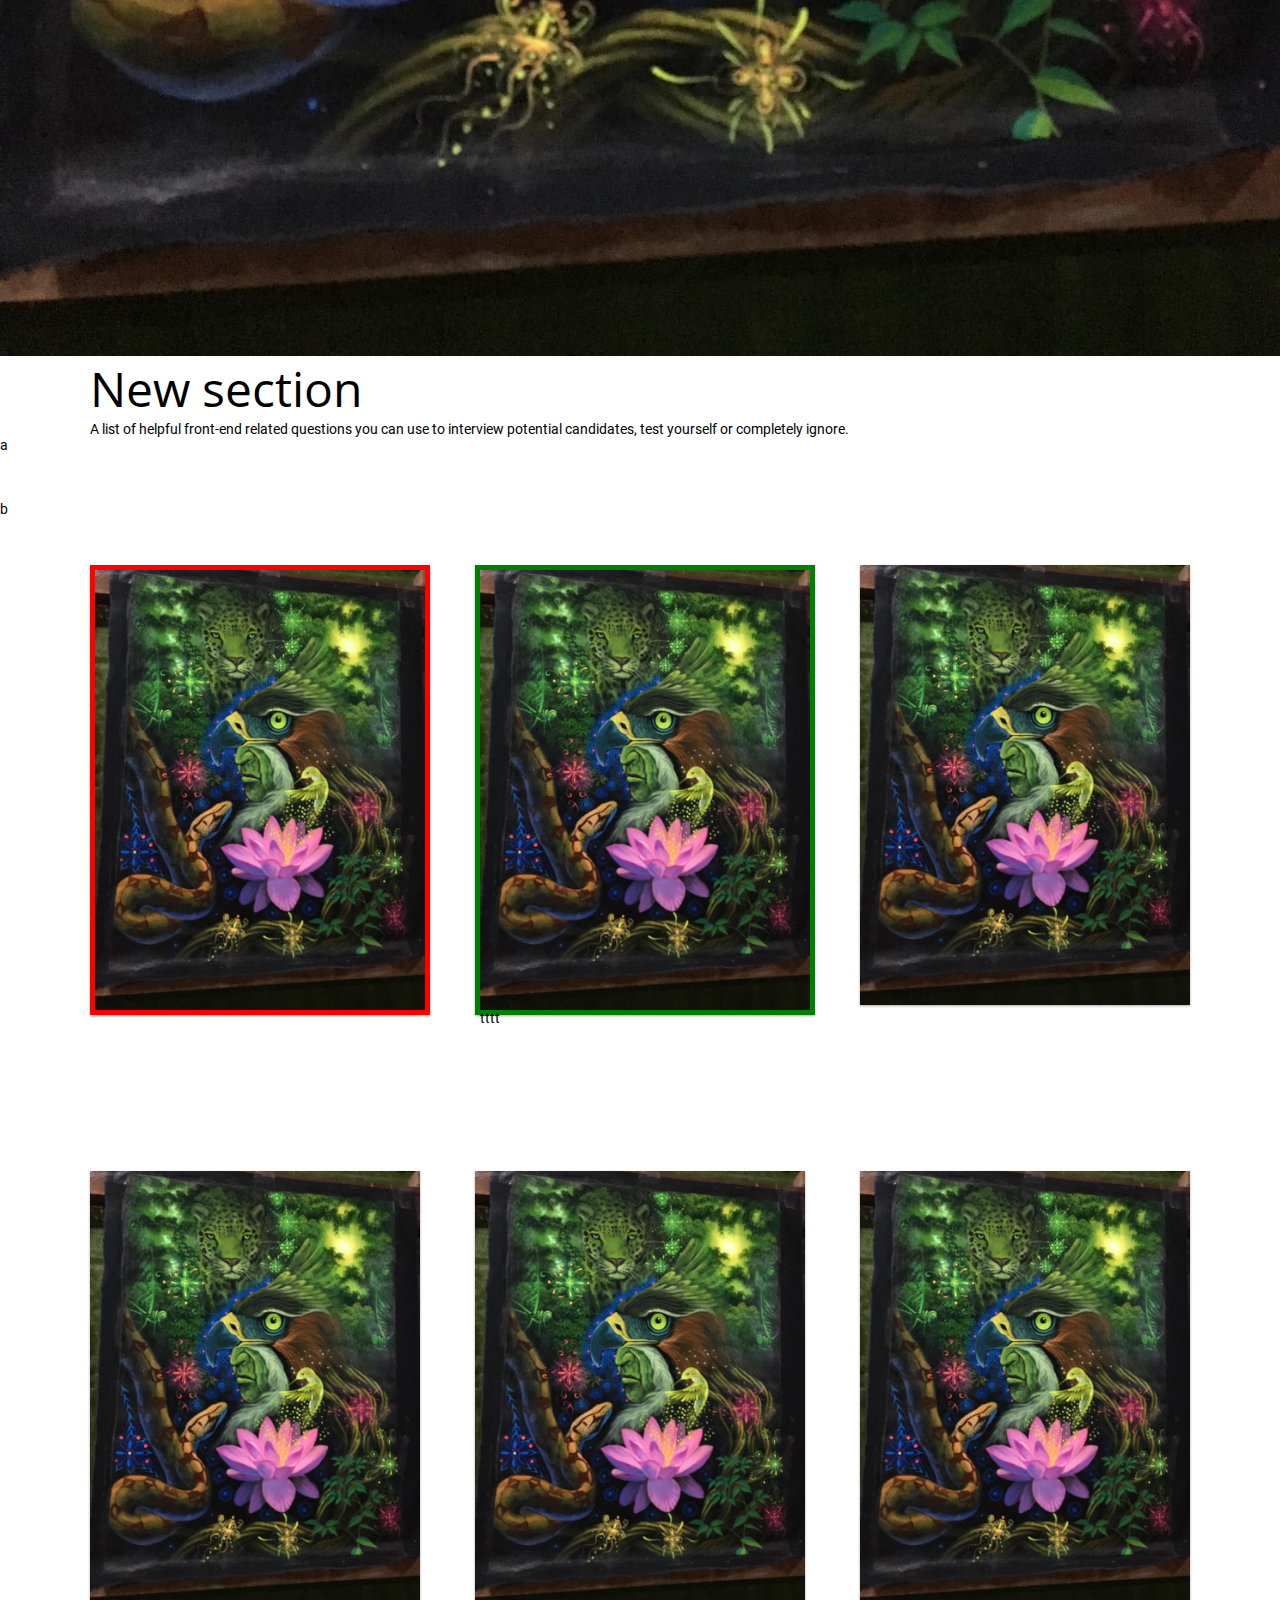
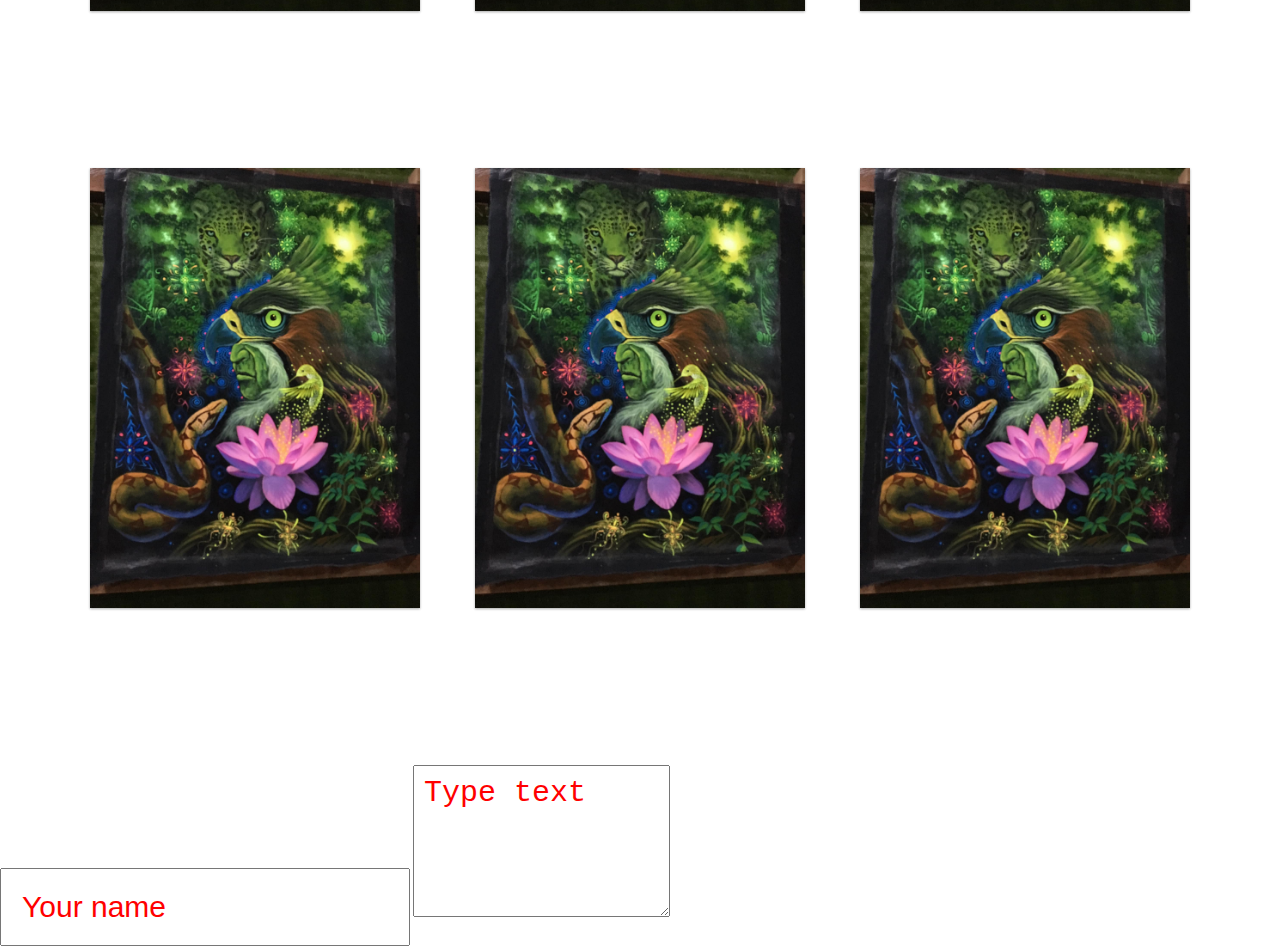
<file: module_8/m_7/index.html>
<!DOCTYPE html>
<html lang="en">
<head>
    <meta charset="UTF-8">
    <meta name="viewport" content="width=device-width, initial-scale=1.0">
    <title>Module 1</title>
    <link rel="stylesheet" href="./styles.css">
</head>
<body>
<!--<img src="../../img.png" alt="">-->
<header class="header container">
    <a class="logo" href="">MoGo</a>
    <nav class="navigation">
        <a href="" class="link">nav1</a>
        <a href="" class="link">nav2</a>
        <a href="" class="link">nav3</a>
        <a href="" class="link">nav4</a>
        <a href="" class="link">nav5</a>
    </nav>
</header>


<main class="main_wrapper">
    <section class="elements">
        <h1 class="title">Elements</h1>
        <ol class="items container">
            <li class="item">
                A list of helpful front-end related questions you can
                use to interview potential candidates, test yourself
                or completely ignore.
            </li>
            <li class="item">
                A list of helpful front-end related questions you can
                use to interview potential candidates, test yourself
                or completely ignore.
            </li>
            <li class="item">
                A list of helpful front-end related questions you can
                use to interview potential candidates, test yourself
                or completely ignore.
            </li>
        </ol>
    </section>
    <div class="new_section_wrapper">
        <section class="new_section container">
            <h1>New section</h1>
            <p>
                A list of helpful front-end related questions you can
                use to interview potential candidates, test yourself
                or completely ignore.
            </p>
        </section>
    </div>
    <div class="section_absolute_wrapper">
        <img src="./50511885_10156242920697842_5257180016302620672_o.jpg" alt="">
        <section class="section_absolute container">
            <h2 class="title">New section</h2>
            <p>
                A list of helpful front-end related questions you can
                use to interview potential candidates, test yourself
                or completely ignore.
            </p>
        </section>
    </div>

    <div class="wrapper">
        <div class="container_sticky">
            <aside class="aside"><span>a</span></aside>
            <main class="main">
                <div class="box">&nbsp;</div>
                <div class="box">&nbsp;</div>
                <div class="box">&nbsp;</div>
            </main>
        </div>
        <div class="container_sticky">
            <aside class="aside"><span>b</span></aside>
            <main class="main">
                <div class="box">&nbsp;</div>
                <div class="box">&nbsp;</div>
                <div class="box">&nbsp;</div>
            </main>
        </div>
    </div>

    <ul class="gallery container">
        <li class="gallery_item">
        <figure class="figure">
            <img
                    src="./50511885_10156242920697842_5257180016302620672_o.jpg"
                    alt="Классная картинка">
            <figcaption>tttt</figcaption>
        </figure>
    </li>
        <li class="gallery_item">
            <figure class="figure">
                <img
                        src="./50511885_10156242920697842_5257180016302620672_o.jpg"
                        alt="Классная картинка">
                <figcaption></figcaption>
            </figure>
        </li>
        <li class="gallery_item">
            <figure class="figure">
                <img
                        src="./50511885_10156242920697842_5257180016302620672_o.jpg"
                        alt="Классная картинка">
                <figcaption></figcaption>
            </figure>
        </li>
        <li class="gallery_item">
            <figure class="figure">
                <img
                        src="./50511885_10156242920697842_5257180016302620672_o.jpg"
                        alt="Классная картинка">
                <figcaption></figcaption>
            </figure>
        </li>
        <li class="gallery_item">
            <figure class="figure">
                <img
                        src="./50511885_10156242920697842_5257180016302620672_o.jpg"
                        alt="Классная картинка">
                <figcaption></figcaption>
            </figure>
        </li>
        <li class="gallery_item">
            <figure class="figure">
                <img
                        src="./50511885_10156242920697842_5257180016302620672_o.jpg"
                        alt="Классная картинка">
                <figcaption></figcaption>
            </figure>
        </li>
        <li class="gallery_item">
            <figure class="figure">
                <img
                        src="./50511885_10156242920697842_5257180016302620672_o.jpg"
                        alt="Классная картинка">
                <figcaption></figcaption>
            </figure>
        </li>
        <li class="gallery_item">
            <figure class="figure">
                <img
                        src="./50511885_10156242920697842_5257180016302620672_o.jpg"
                        alt="Классная картинка">
                <figcaption></figcaption>
            </figure>
        </li>
        <li class="gallery_item">
            <figure class="figure">
                <img
                        src="./50511885_10156242920697842_5257180016302620672_o.jpg"
                        alt="Классная картинка">
                <figcaption></figcaption>
            </figure>
        </li>
    </ul>

    <form>
        <input type="text" placeholder="Your name" />
        <textarea name="" id="" cols="30" rows="10" placeholder="Type text" ></textarea>
    </form>
</main>


</body>
</html>
</file>
<file: module_10/style.css>
@import url('https://fonts.googleapis.com/css?family=Kaushan+Script');
@import url('https://fonts.googleapis.com/css?family=Montserrat');
@import url('https://fonts.googleapis.com/css?family=Montserrat');
@import url('https://fonts.googleapis.com/css?family=Roboto');
@import url('https://fonts.googleapis.com/css?family=Kaushan+Script');


html{
    box-sizing:border-box;  
}

*,
*::before,
*::after{
    /* box-sizing: inherit; 
    outline: 1px solid red; */
    margin: 0;
    padding: 0;
}

.container {
    max-width: 1200px;
    margin: 0 auto;
    width: 100%;
    padding-bottom: 100px;
}

img {
   display: block;
   max-width: 100%;
   height: auto;
} 
.header  {
    display: flex;
    justify-content: space-between;
    align-items: baseline;
    list-style-type: none;
    margin-top: 30px;
    position: absolute;
    left: 0;
    right: 0;
}
.backgraunt {
    background-image: linear-gradient(to top, rgba(252, 227, 138, 0.9) 0%, rgba(243, 129, 129, 0.9) 100% ), url(images/eagle.jpg);
    background-repeat: no-repeat;
    background-position: center;
    background-size: cover;
    height: 1000px;
    margin-bottom: 50px;
   
}
.header_title {
    text-align: center;
    padding-top: 180px;
    padding-bottom: 60px;
    font-family: 'Kaushan Script', cursive;
    font-size: 72px;
    color: white;
    
    
}
.header_subtitle{
    text-align: center;
    font-family: 'Montserrat', bold;
    font-weight: 700;
    font-size: 150px;
    color: white;
    
}
.header_button {
    display: block;
    margin: 0 auto;
    margin-top: 125px;
    width: 150px;
    height: 30px;
    background-color: #EFC988;
    border: 2px solid white;
    color: white;
    font-family: 'Montserrat', bold;
    font-size: 14px;
}
.logo{
    color: white;
    font-size: 30px;
    font-family: 'Montserrat', bold;
    
}
.menu{
    font-size: 14px;
    color: #95E1D3;
    

}
.menu_nav  {
        display: flex;
        justify-content: space-between;
        width: 620px;
         
           
}

.menu_item {
    text-decoration: none;
    color: #95E1D3;
    font-size: 14px;
    font-family: 'Montserrat', sans-serif;
}

.menu_icon svg {
    width: 20px;
    height: 20px;
    fill: white;
}

.menu_link:hover {
    border-bottom: 2px solid #FCE38A;
}
li {
    list-style-type: none;

}
.section_titles{
    text-align: center;

}
.menu_link{
    text-decoration: none;
    color: white;
    font-size: 14px;
}
.section_title {
    font-family: 'Kaushan Script', cursive;
    font-size: 24px;
}
.section_subtitle {
    font-size: 30px;
    font-family: 'Montserrat', sans-serif;
}
.section_subtitle:after {
    content: "";
    width: 60px;
    height: 2px;
    border:solid 2px;
    margin:40px auto;
    color:#F48B8B;
    display: block;
    background-color:#F48B8B;
    margin-bottom: 65px;
}
.services_list {
    display: flex;
    justify-content: space-between;
    flex-flow: row wrap;
    text-align: center;
}
.services_item {
    display: flex;
    width: 330px;
    justify-content: space-between;
}

.services_item svg {
    height: 35px;
    width: 60px;
    fill: #95e1d3;
}



.text {
    
    width: 950px;
    height: 40px;
    margin: 0 auto;
    margin-bottom: 100px;
    text-align: center;
    color:#999999;
    font-family: 'Roboto', sans-serif;
}
.images {
    display: flex;
    justify-content: space-between;

}
.images_content {
    height: 35px;
}
.services_title {
    text-align: left;
    font-size: 14px;
    font-family: 'Montserrat', sans-serif;
    padding-left: 30px;
    color: black;
}
.image_discr {
    font-size: 14px;
    text-align: center;
    font-family: 'Montserrat', sans-serif;
   color:  #333333;
   margin-top: 25px;
}
.image_discr p {
font-family: 'Roboto', sans-serif;
font-size: 15px;
font-style: italic;
color: #999999;
padding: 20px;
}
.menu_link:hover {
    color:#FCE38A;
}
.text_content {
    font-size: 15px;
    font-family: 'Roboto', sans-serif;
    color: #999999;
}
.services_block {
    margin-bottom: 20px;
}

.innerBox {
    position: relative;
}

.boxIcon {
    background-color: rgba(243,159,141, 0.404);
    background-image:  linear-gradient(to top, rgba(252, 227, 138, 0.9) 0%, rgba(243, 129, 129, 0.9) 100% );
    position: absolute;
    top:0;
    width: 100%;
    height: 470px;
    display: flex;
    justify-content: center;
    align-items: center;
    opacity: 0;
}

.images_item:hover .boxIcon {
    opacity: 1;
}

.images_item:hover .innerBox {
    transform: translate(-20px, -20px);
    box-shadow: 20px 20px;
    color:#95E1D3;
}
.button {
    display: flex;

}
.box-icon {
    height: 50px;
    width: 50px;
    display: flex;
    justify-content: center;
    align-items: center;
} 
.box-icon:hover {
    background-color: #FCE38A;

}
.page_futter {
    display: flex;
    justify-content: space-between;
    font-family: 'Montserrat', sans-serif;
    font-size: 14px;
    margin-bottom: 30px;
}
span {
    color: red;
}
.input {
    width: 220px;
    padding: 10px;
    font-size: 15px;
    font-family: 'Roboto', sans-serif;
}
.email {
width: 150px;
height: 42px;
font-family: 'Montserrat', sans-serif;
    font-size: 14px;
    background-color: #95E1D3;
    border: 0;
    color: white;
    margin-right: 60px;

}
</file>
<file: module_3/style/style.css>
@import url('https://fonts.googleapis.com/css?family=Playfair+Display');

html{
    box-sizing:border-box;  /*переопределяем модель визуального форматирования*/
}

*,
*::before,
*::after{
    box-sizing: inherit; /*все псевдоэлементы наследуют ее*/
}
img {
   display: block;
   max-width: 100%;
   height: auto;
} /*необходимо для корректного отображения картинки
*/
body {
	font-family: "Playfair Display", sans-serif; 
	color: #626262;
	font-size: 14px;
	line-height: 21px;
	margin:0 auto ;


}
section {
	font-size: 0px;
}
.wrapper {
	width: 900px;
	margin: 0 auto;
}
.main_menu {
	font-size: 20px;
	list-style: none;
	text-align: center;
	margin: 0;
	padding: 0;
}
.main_menu li {
	display: inline-block;
	margin-right: 200px;
	}

}
.main_menu li:not(last-child) {
margin-right: 105px;
	}
.main_menu a: hover {
	background: #786b59; 
    color: #ffe;  
}
.header {
	margin-bottom: 100px;
	padding-top: 60px
}
.content {
	display: inline-block;
	width: 420px;
	margin-right: 60px;
	margin-bottom: 60px;	
}
.button {
font-size: 20px;
	list-style: none;
	text-align: center;
	margin: 0;
	padding: 0;
}
.list {
	font-size: 0px;
	padding: 0;
}
.list_item  {
	margin: 0px;
	padding: 0px;
	
}
.list_item:last-child {
	margin-right: 0;
}
.list_link {
	display: block;
	font-family: 'Playfair Display', serif;
	font-size: 14px;
	text-decoration: none;
}
.list_link:hover {
	color: #99ccff;
}



.button_1 {
display: block;
width: 160px;
height: 60px;
background-color: white;
font-size: 20px;
margin: 25px;
margin: 0 auto;

}
	
.img_content {
	margin-bottom: 30px;
}
.menu_item {
	font-size: 14px;
	margin-bottom: 35px;
}
.title {
	font-size: 30px;
	margin-bottom: 45px;
}
.description {
	font-size: 14px;
}
.content:nth-child(2n) {
	margin-right: 0;
</file>
<file: module_7/style.css>
@import url('https://fonts.googleapis.com/css?family=Montserrat:300,400,500i,600,700,900,900i');
@import url('https://fonts.googleapis.com/css?family=Roboto:400,700,700i,900');
html{
    box-sizing:border-box;  
}

*,
*::before,
*::after{
    margin: 0;
    padding: 0;
}
ul {
    list-style-type: none;
}
a {
    text-decoration: none;
    padding-right: 30px;
    color: black;  
}

.container {
max-width: 1200px;
margin: 0 auto;
width: 100%;
padding-bottom: 100px;
}
/* body {
    width: 1400px;
    height: 1320px; */
}
.header {
    width: 100%;
    height: 65px; 
}
.section-1{
    width: 100%;
    
}
.section-2 {
    width: 100%;
    height: 650px;
}
.header {
    display: flex;
    justify-content: space-between;
    align-items: baseline;
    padding-top: 50px;
}
.menu_list  {
    display: flex;
    color: black;

    
}

.inner-box {
    width: 25%;
    display: flex;
    flex-direction: column;
    align-items: center;
    text-align: center;
    
}

.content-list {
    display: flex;
    justify-content: space-between;
}

img {
    display: block;
}
/* .menu li{
    margin-right: 30px; */
}
.menu_list a {
    color: black;
    font-size: 14px;
    font-family: 'Montserrat', sans-serif;
    padding: 20px;
}
 .list-1:hover {
   color:  #FDD135;
} 
.box-1 {
    text-align: center;
    font-family: 'Montserrat', sans-serif;
}
.box-1 h2 {
padding-bottom: 20px;
font-size: 40px;
}
.box-1 {
    margin-bottom: 80px;
}
h3 {
    margin-top: 30px;
    margin-bottom: 20px;
}
.section-2 {
    background-image: url(images/background.png);
}
.content-2 {
    text-align: center;
    color: white;
    padding: 100px 0 0 0 ;
}
.wrapper {
    /* display: flex; */
    margin-right: 20px;

}

input  {
    display: block;
    width: 450px;
    height: 50px;
    margin-bottom: 30px;
}

form {
    display: flex;
    justify-content: center;
}
.submit {
    width: 250px;
    height: 60px;
    display: block;
    margin: 0 auto;
    margin-top:30px;
    background-color: #FED136;
    border: 0;
    
}
h2 {
    padding-bottom: 30px;
}

.text {
    padding-bottom: 75px;
    font-family: 'Roboto', sans-serif;
    font-size: 16px;
}
textarea {
    width: 450px;
    height: 220px;
    
}
.image-text p { 
    font-family: font-family: 'Roboto', sans-serif;
    font-size: 14px;
    color: #898989 ;

}
.box-1 p {
    color: #898989 ; 
}
.image-text h3 {
    font-family: 'Montserrat', sans-serif;
    margin: 0;
    margin-bottom: 16px;
}
.content-2 h2 {
   font-family:  'Montserrat', sans-serif;
   font-size: 40px;
}
.text-input {
    font-family:  'Montserrat', sans-serif;
    font-size: 14px;
}
.textarea-text {
    font-family:  'Montserrat', sans-serif;
    font-size: 14px;
}
.menu_list a:hover {
    color: #FDD135;
}
</file>
<file: module_3/hw_3/style/style.css>
html{
    box-sizing:border-box;  /*переопределяем модель визуального форматирования*/
}

*,
*::before,
*::after{
    box-sizing: inherit; /*все псевдоэлементы наследуют ее*/
}
img {
   display: block;
   max-width: 100%;
   height: auto;
} /*необходимо для корректного отображения картинки
*/
body {
	font-family: "Playfair Display", sans-serif; 
	color: #626262;
	font-size: 14px;
	line-height: 21px;
	margin:0 auto ;

}
.wrapper {
	width: 901px;
	margin: 0 auto;
}
.main_menu {
	font-size: 20px;
	list-style: none;
	text-align: center;
	margin: 0;
	padding: 0;
}
.main_menu li {
	display: inline-block;
	margin-right: 200px;
	}

}
.main_menu li:not(last-child) {
margin-right: 105px;
	}
.main_menu a: hover {
	background: #786b59; /*?*/
    color: #ffe;  
}
.header {
	margin-bottom: 100px;
	margin-top: 80px
}
.content {
	display: inline-block;
	width: 420px;
	margin-right: 25px;
	
}
.button {
font-size: 20px;
	list-style: none;
	text-align: center;
	margin: 0;
	padding: 0;
}
</file>
<file: module_6/hw/style.css>
@import url('https://fonts.googleapis.com/css?family=Kaushan+Script');
@import url('https://fonts.googleapis.com/css?family=Montserrat');
@import url('https://fonts.googleapis.com/css?family=Montserrat');
@import url('https://fonts.googleapis.com/css?family=Roboto');


html{
    box-sizing:border-box;  
}

*,
*::before,
*::after{
    /* box-sizing: inherit; 
    outline: 1px solid red; */
    margin: 0;
    padding: 0;
}

.container {
    max-width: 1200px;
    margin: 0 auto;
    width: 100%;
    padding-bottom: 100px;
}

img {
   display: block;
   max-width: 100%;
   height: auto;
} 
.header{
    display: flex;
    justify-content: space-between;
    align-items: baseline;
    list-style-type: none;
    margin-top: 30px;
}
.logo{
    color: #95E1D3;
    font-size: 30px;
    font-family: 'Montserrat', bold;
    
}
.menu{
    font-size: 14px;
    color: #95E1D3;
    

}
.menu_nav  {
        display: flex;
        width: 620px;
         
           
}

.list {
    margin-right: 100px;
    text-decoration: none;
    color: #95E1D3;
    font-size: 14px;
    font-family: 'Montserrat', sans-serif;

    


}
.list:hover {
    color: red;
    border-bottom: 2px solid red;
}
li {
    list-style-type: none;

}
.title_wrapper{
    text-align: center;

}
.list-1{
    text-decoration: none;
    color: #95E1D3;
    font-size: 14px;
}
.work {
    font-family: 'Kaushan Script', cursive;
    font-size: 24px;
}
h2 {
    font-size: 30px;
    font-family: 'Montserrat', sans-serif;
}
h2:after {
    content: "";
    width: 60px;
    height: 2px;
    border:solid 2px;
    margin:40px auto;
    color:#F48B8B;
    display: block;
    background-color:#F48B8B;
    margin-bottom: 65px;
}
.content-1{
    display: flex;
    width: 330px;
    justify-content: space-between;
}
.content_list {
    display: flex;
    justify-content: space-between;
    flex-flow: row wrap;
    text-align: center;
}
.text {
    
    width: 950px;
    height: 40px;
    margin: 0 auto;
    margin-bottom: 100px;
    text-align: center;
    color:#999999;
    font-family: 'Roboto', sans-serif;
}
.images {
    display: flex;
    justify-content: space-between;

}
.images_content {
    height: 35px;
}
.box-1 {
    text-align: left;
    font-size: 14px;
    font-family: 'Montserrat', sans-serif;
    padding-left: 30px;
    color: black;
}
.info_team {
    font-size: 14px;
    text-align: center;
    font-family: 'Montserrat', sans-serif;
   color:  #333333;
   margin-top: 25px;
}
.info_team p {
font-family: 'Roboto', sans-serif;
font-size: 15px;
font-style: italic;
color: #999999;
padding: 20px;
}
.list-1:hover {
    color: red;
}
.text_content {
    font-size: 15px;
    font-family: 'Roboto', sans-serif;
    color: #999999;
}
.text_content p {
    margin-bottom: 20px;
}

.innerBox {
    position: relative;
}

.boxIcon {
    background-color: rgba(243,159,141, 0.404);
    background-image:  linear-gradient(to top, rgba(252, 227, 138, 0.9) 0%, rgba(243, 129, 129, 0.9) 100% );
    position: absolute;
    top:0;
    width: 100%;
    height: 470px;
    display: flex;
    justify-content: center;
    align-items: center;
    opacity: 0;
}

.images_item:hover .boxIcon {
    opacity: 1;
}

.images_item:hover .innerBox {
    transform: translate(-20px, -20px);
    box-shadow: 20px 20px;
    color:#95E1D3;
}
.button {
    display: flex;

}
.box-icon {
    height: 50px;
    width: 50px;
    display: flex;
    justify-content: center;
    align-items: center;
} 
.box-icon:hover {
    background-color: #FCE38A;

}
.page_futter {
    display: flex;
    justify-content: space-between;
    font-family: 'Montserrat', sans-serif;
    font-size: 14px;
    margin-bottom: 30px;
}
span {
    color: red;
}
input {
    width: 220px;
    padding: 10px;
    font-size: 15px;
    font-family: 'Roboto', sans-serif;
}
button {
width: 150px;
height: 42px;
font-family: 'Montserrat', sans-serif;
    font-size: 14px;
    background-color: #95E1D3;
    border: 0;
    color: white;
    margin-right: 60px;

}
</file>
<file: module_8/hw/css/style.css>
* {
    margin: 0;
    padding: 0;
    box-sizing: border-box;
    
}

@font-face {
    font-family: "Roboto";
    src: url("./fonts/Roboto/roboto-v18-latin-regular.woff2") format("woff2"),
           url("./fonts/Roboto/roboto-v18-latin-regular.woff") format("woff");
    font-weight: normal;
    font-style: normal;
}


@font-face {
    font-family: "Roboto";
    src: url("./fonts/Roboto/roboto-v18-latin-300.woff2") format("woff2"),
           url("./fonts/Roboto/roboto-v18-latin-300.woff") format("woff");
    font-weight: 300;
    font-style: normal;
}


@font-face {
    font-family: "Montserrat";
    src: url("./fonts/Montserrat/montserrat-v12-latin-regular.woff2") format("woff2"),
           url("./fonts/Montserrat/montserrat-v12-latin-regular.woff") format("woff");
    font-weight: normal;
    font-style: normal;
}


@font-face {
    font-family: "Montserrat";
    src: url("./fonts/Montserrat/montserrat-v12-latin-300.woff2") format("woff2"),
           url("./fonts/Montserrat/montserrat-v12-latin-300.woff") format("woff");
    font-weight: 300;
    font-style: normal;
}


.wrapper_slider {
    background-image: linear-gradient(rgba(0,0,0,.3), rgba(255, 208, 0, 0.288)), url(../images/Header.jpg);
    background-position: center;
    background-repeat: no-repeat;
    height: 540px;
    background-size: cover;
    
}

.header {
    margin-bottom: 40px;
}

.nav_ul {
    display: flex;
    justify-content: center;
    margin-top: 30px;
    margin-bottom: 130px;
    
}
.nav_a {
    padding: 10px 15px;
    border: 2px solid transparent;
    border-radius: 20px;
    
}
.nav_a:hover {
    border: 2px solid white;

}

ul  {
    list-style-type: none;
    
}
a {
    text-decoration: none;
}
.logo {
    text-align: center;
    display: block;
    color: white;
    font-size: 20px;
    font-family: 'Montserrat';
    font-weight: 700;
}
.header_p {
    text-align: center;
    color:#FFFFFF
}
.header_button {
    margin: 0 auto;
    width: 280px;
    height: 40px;
    display: block;
    background-color: #FF4E50;
    border: 0;
    border-radius: 35px;
    color: white;
    font-family: 'Montserrat';
    font-size: 14px;
    text-align: center;
    padding-top: 10px;

}
h2 {
    text-align: center;
    color: white;
    margin-bottom: 20px;
}
.h2 {
    font-size: 35px;
    font-family: 'Montserrat';
    font-weight: 700;
}

.partner {
    padding: 0 20px;
    padding-bottom: 60px;
}

.partner_h2 {
    color: black;
    font-family: 'Montserrat';
    font-size: 22px;
    font-weight: 700;
}
.partner_ul {
    display: flex;
    flex-direction: column;
    align-items: center;
}
.partner_h3 { 
    text-align: center;

}
.partner_img {
    display: block;
    border-radius: 50%;
}
}
.partner_button {
    display: flex;
    margin: 0 auto;
}
.partner_li {
    text-align: center;
    max-width: 221px;
}

.img_wrapper {
    display: inline-block;
    position: relative;
}



.img_wrapper::before {
    content: '';
    height: 30px;
    width: 30px;
    border: 2px solid #fff;
    border-radius: 50%;
    display: block;
    position: absolute;
    background-position: center;
    background-repeat: no-repeat;
    bottom: 0;
    right: 0;
}

.patner_img_icon_1::before {
    background-image: url('../images/partner_1_icon.png');
    background-color: #FF4E50;
    border-radius: 20px;
    background-position: 6px 6px;
    
}
.patner_img_icon_2::before {
    background-image: url('../images/partner_2_icon.png');
    background-color: #FFA507;
    border-radius: 20px;
}
.patner_img_icon_3::before {
    background-image: url('../images/partner_3_icon.png');
    background-color: #1CD7AD;
    border-radius: 20px;
    background-position: 6px center;
}
.patner_img_icon_4::before {
    background-image: url('../images/partner_4_icon.png');
    background-color: #4E73DB;
    border-radius: 20px;
    background-position: 5px center;
}
.nav_a {
    color: white;
}
.header_p {
    margin-bottom: 35px;
    font-family: 'Roboto', sans-serif;
}
.wrapper_slider{
    margin-bottom: 75px;
}
.partner_ul h3 {
    padding-bottom: 20px;
    padding-top: 20px;
    font-family: 'Montserrat';
    font-size: 14px;
}
.partner_p {
    padding-bottom: 30px;
    font-family: 'Roboto', sans-serif;
    font-size: 14px;
    font-weight: 300;
    color: grey;
}
.partner_button {
    margin: 0 auto;
    padding: 0;
    box-sizing: border-box;
    display: block;
    width: 270px;
    height: 40px;
    border: 2px solid;
    background-color: white;
    color: #FF4E50;
    border-radius: 20px;
    
}




@media screen and (min-width: 940px) {
    .header {
        display: flex;
        flex-flow: row-reverse wrap;
        justify-content: space-between;
        align-items: center;
        padding: 20px 40px 0;
    }
    .partner_ul {
        flex-flow: row wrap;
        justify-content: space-between;
        max-width: 490px;
        margin: 0 auto;
    }

    .nav_ul {
        margin: 0;
    }
    .partner_li {
        order: 1;
    }
}
</file>
<file: module_8/m_7/styles.css>
@font-face {
  font-family: "Roboto";
  src: url("./fonts/Roboto/Roboto-Regular.ttf");
  font-weight: normal;
  font-style: normal;
}

@font-face {
  font-family: "Roboto";
  src: url("./fonts/Roboto/Roboto-Bold.ttf");
  font-weight: bold;
  font-style: normal;
}


@font-face {
  font-family: "Roboto";
  src: url("./fonts/Roboto/Roboto-BoldItalic.ttf");
  font-weight: bold;
  font-style: italic;
}

/* open-sans-regular - latin_cyrillic */
@font-face {
  font-family: 'Open Sans';
  font-style: normal;
  font-weight: 400;
  src: local('Open Sans Regular'), local('OpenSans-Regular'),
  url('./fonts/open-sans-v15-latin_cyrillic-regular.woff2') format('woff2'), /* Chrome 26+, Opera 23+, Firefox 39+ */
  url('./fonts/open-sans-v15-latin_cyrillic-regular.woff') format('woff'); /* Chrome 6+, Firefox 3.6+, IE 9+, Safari 5.1+ */
}
/* open-sans-700 - latin_cyrillic */
@font-face {
  font-family: 'Open Sans';
  font-style: normal;
  font-weight: 700;
  src: local('Open Sans Bold'), local('OpenSans-Bold'),
  url('./fonts/open-sans-v15-latin_cyrillic-700.woff2') format('woff2'), /* Chrome 26+, Opera 23+, Firefox 39+ */
  url('./fonts/open-sans-v15-latin_cyrillic-700.woff') format('woff'); /* Chrome 6+, Firefox 3.6+, IE 9+, Safari 5.1+ */
}
/* open-sans-700italic - latin_cyrillic */
@font-face {
  font-family: 'Open Sans';
  font-style: italic;
  font-weight: 700;
  src: local('Open Sans Bold Italic'), local('OpenSans-BoldItalic'),
  url('./fonts/open-sans-v15-latin_cyrillic-700italic.woff2') format('woff2'), /* Chrome 26+, Opera 23+, Firefox 39+ */
  url('./fonts/open-sans-v15-latin_cyrillic-700italic.woff') format('woff'); /* Chrome 6+, Firefox 3.6+, IE 9+, Safari 5.1+ */
}


body {
  font-family: 'Roboto', sans-serif;
  font-size: 14px;
}



.title {
  font-size: 3rem;
  font-family: 'Open Sans', sans-serif;
  font-weight: 400;
}

* {
  margin: 0;
  padding: 0;
}

.container {
  max-width: 1100px;
  width: 100%;
  margin: 0 auto;
}




img {
   display: block;
   width: 100%;
   height: auto;
   object-fit: cover;
 }

.logo {
  font-size: 60px;
  color: aqua;
  font-weight: bold;
  text-decoration: none;
}

/*.header {*/
  /*display: flex;*/
  /*justify-content: space-between;*/
  /*flex-flow: row wrap;*/
/*}*/

.header {
  align-items: center;
}


.navigation {
    align-items: center;
}

/*.navigation {*/
  /*display: flex;*/
  /*justify-content: space-between;*/
  /*flex-flow: row wrap;*/
  /*max-width: 500px;*/
  /*width: 100%;*/
/*}*/


.gallery {
  height: 1800px;
  display: flex;
  justify-content: space-between;
  flex-flow: row wrap;
  list-style: none;
}

.gallery_item {
  width: 330px;
  height: 440px;
  margin-bottom: 30px;
  order: 2;
  box-shadow: 0 1px 3px rgba(0,0,0,0.12), 0 1px 2px rgba(0,0,0,0.24);
}

.gallery_item img {
   /*visibility: hidden;*/
}


.gallery_item:hover img{
  transition: .2s ease-in-out;
  box-shadow: 0 14px 28px rgba(0,0,0,0.25), 0 10px 10px rgba(0,0,0,0.22);
  transform: scale(1.1) rotate(-7deg);
  cursor: pointer;
  opacity: 1;
  /*visibility: visible;*/
  /*animation: galleryItem 3s infinite;*/
}



.gallery_item:first-of-type {
  border: 5px solid green;
}

.gallery_item:nth-of-type(3) {
  border: 5px solid red;
  order: 1;
}


@keyframes galleryItem {

  0% {
    transform: scale(1.1);
  }

  25% {
    box-shadow: 0 14px 28px rgba(0,0,0,0.25), 0 10px 10px rgba(0,0,0,0.22);
    transform: scale(1.1) rotate(7deg);
    cursor: pointer;
  }

  50% {
    transform: scale(1.1);
    cursor: pointer;
    box-shadow: 0 14px 28px rgba(0,0,0,0.25), 0 10px 10px rgba(0,0,0,0.22);
  }

  75% {
    box-shadow: 0 14px 28px rgba(0,0,0,0.25), 0 10px 10px rgba(0,0,0,0.22);
    transform: scale(1.1) rotate(-7deg);
    cursor: pointer;
  }

  100% {
    transform: scale(1.1);
    cursor: pointer;
    box-shadow: 0 14px 28px rgba(0,0,0,0.25), 0 10px 10px rgba(0,0,0,0.22);
  }

}


input  {
  padding: 20px 10px;
  font-size:30px;
}

::-webkit-input-placeholder { /* Chrome/Opera/Safari */
  color: red;
  font-size: 30px;
  padding: 10px;
}
@media only screen and (max-width: 768px) {
  .gallery_item {
    width: 240px;
    height: 360px;
  }
}
</file>
